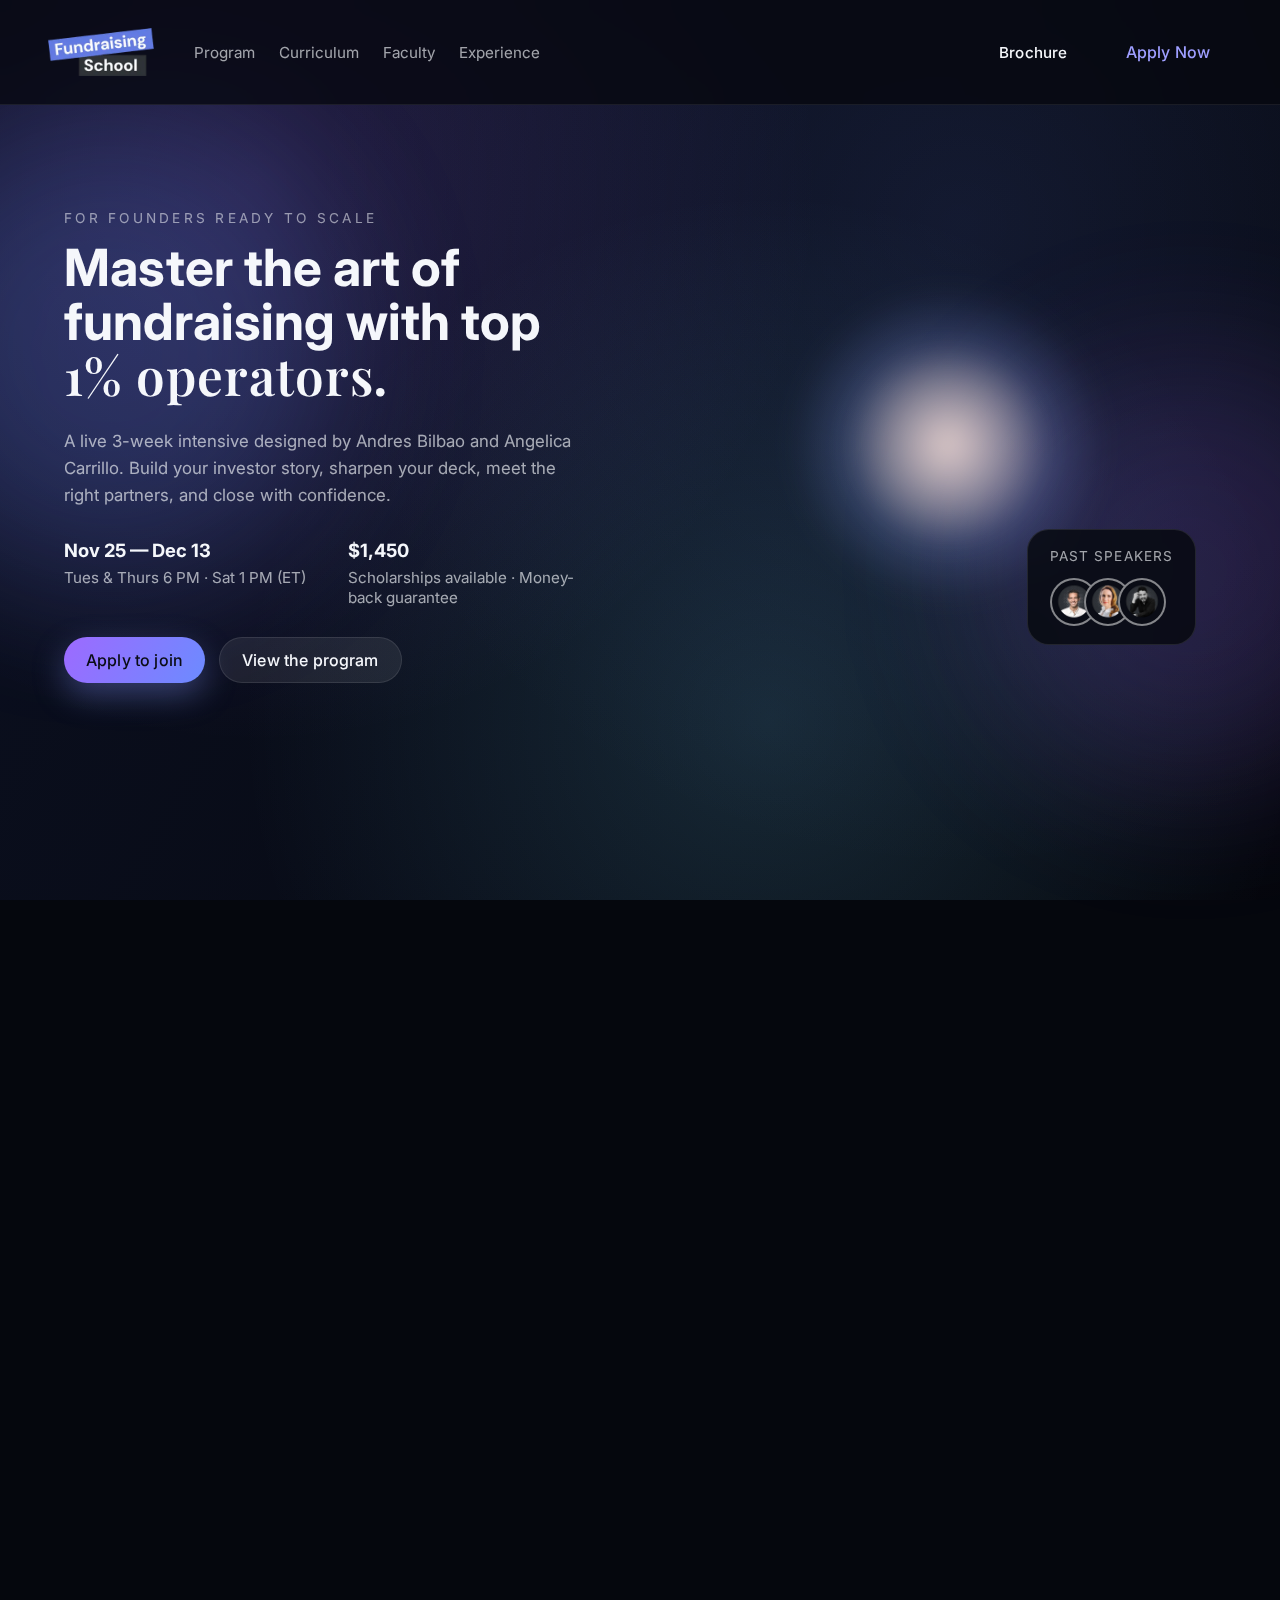
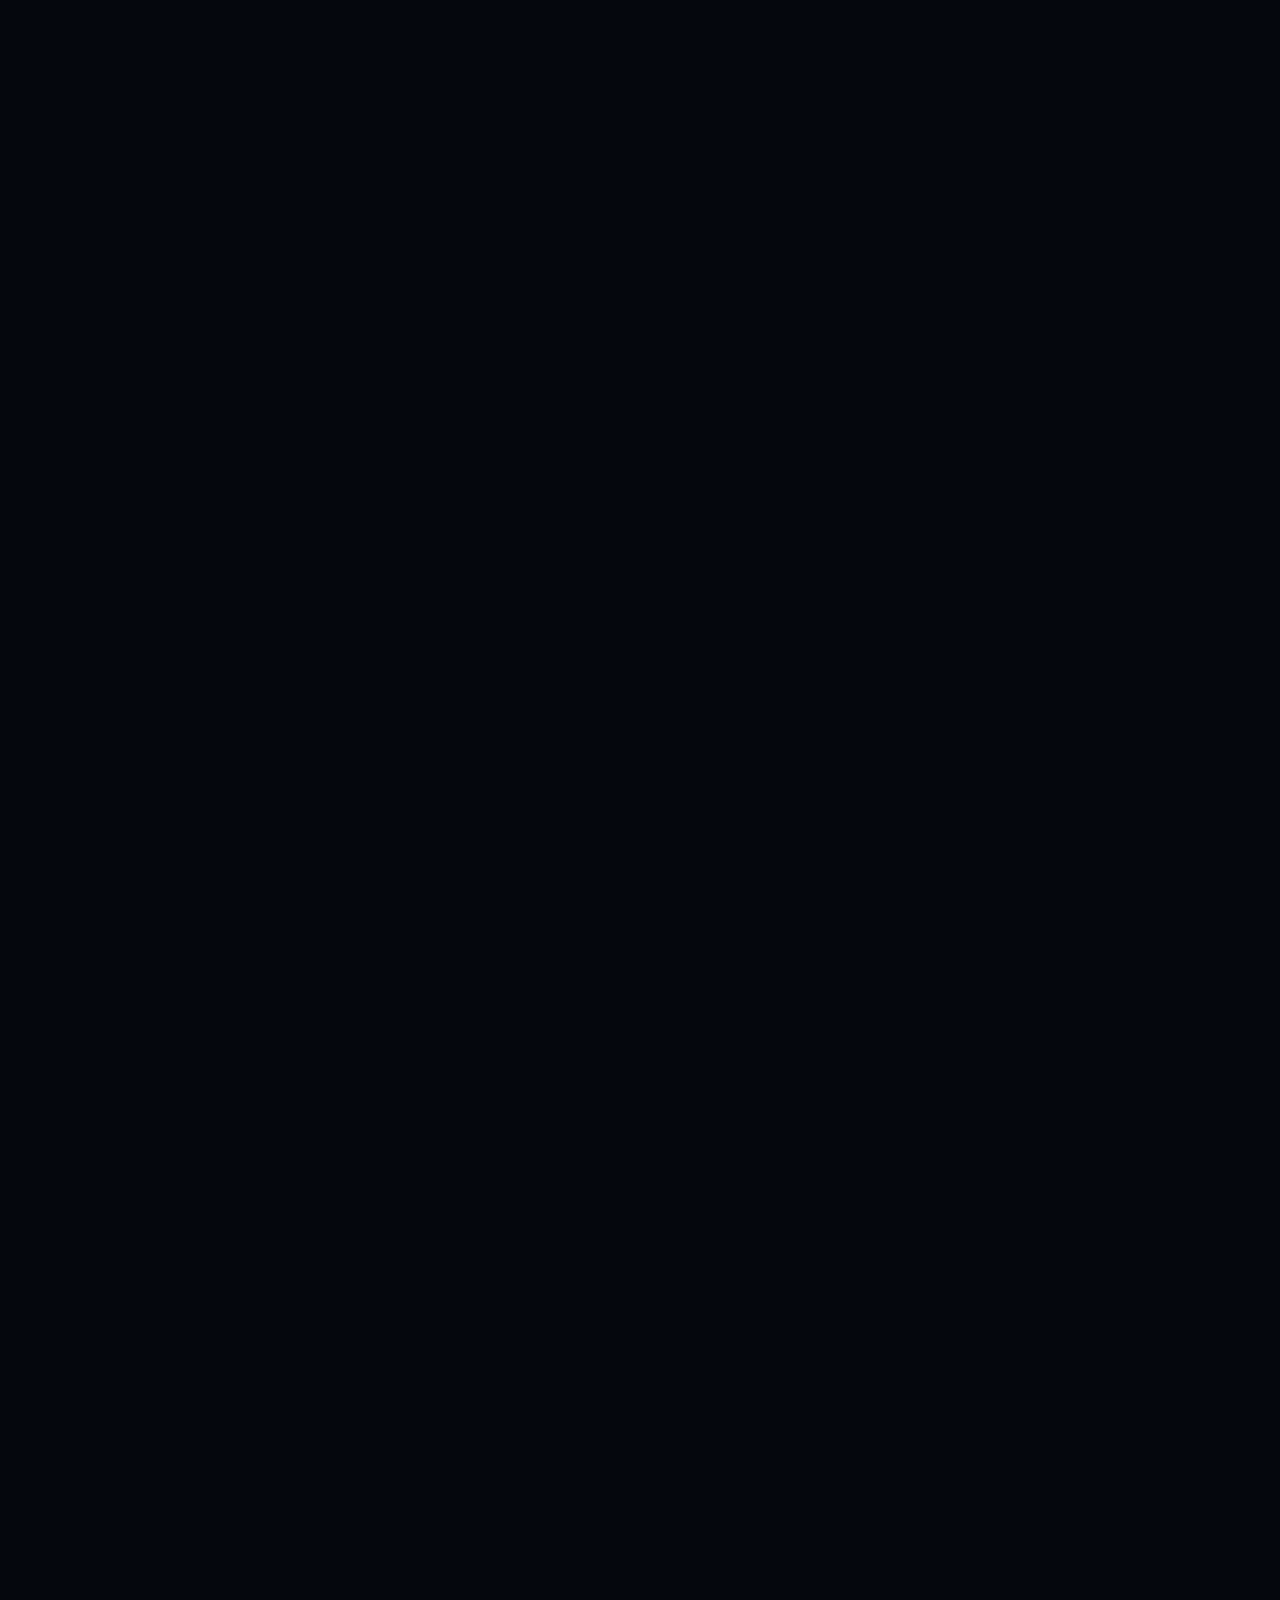
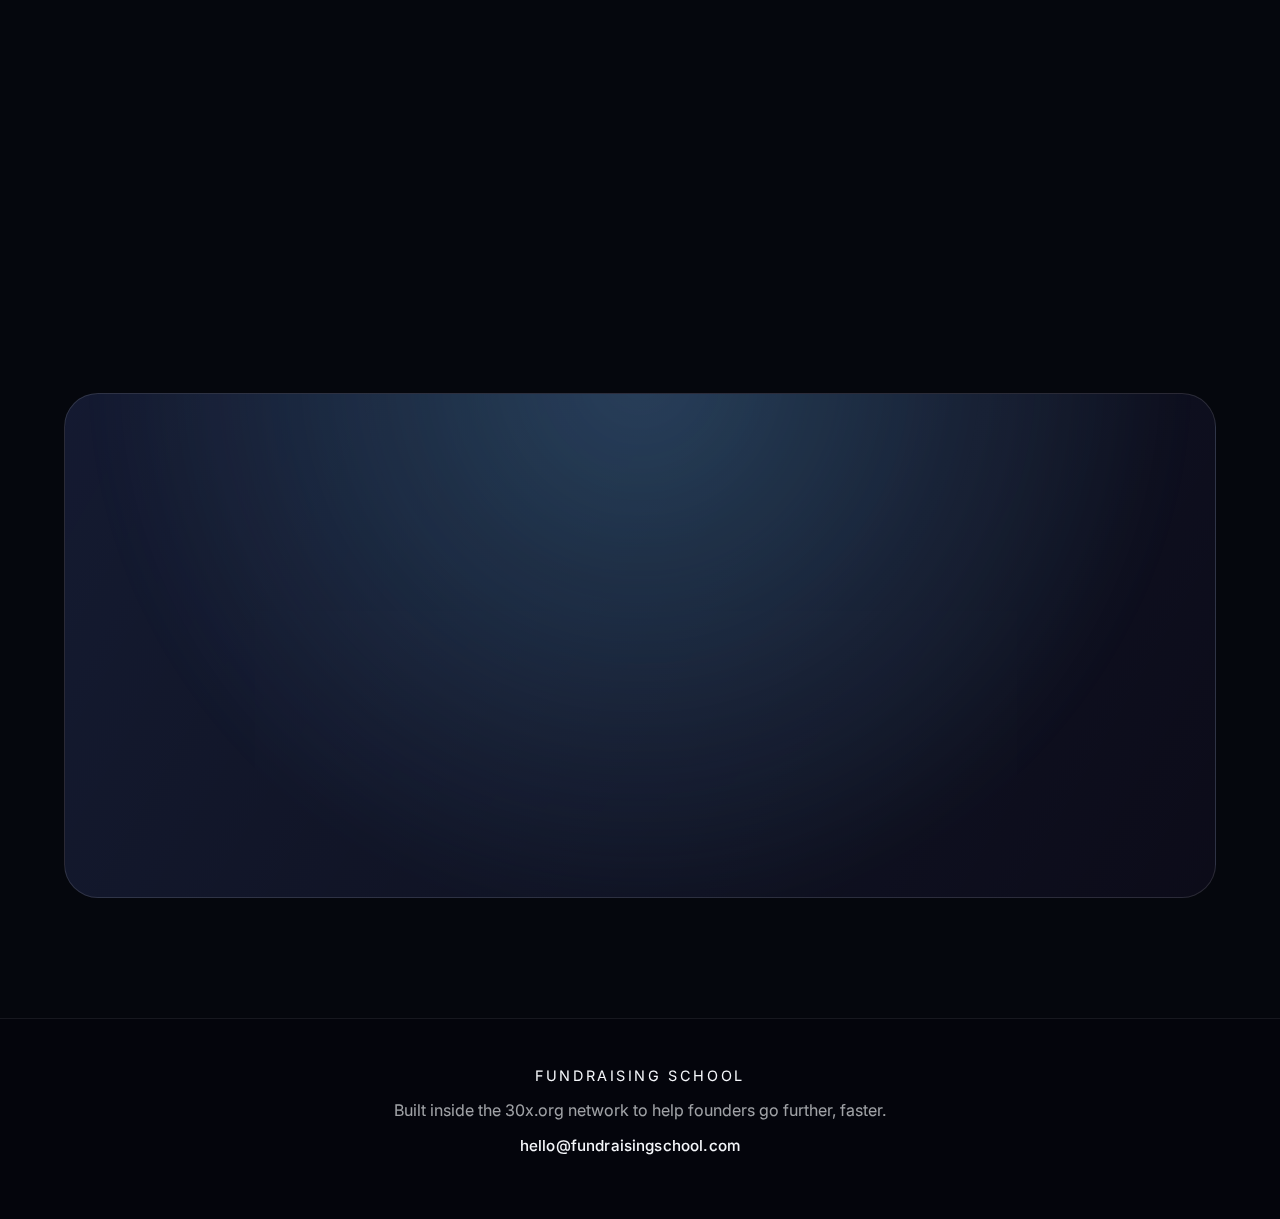
<file: proposal-01/index.html>
<!DOCTYPE html>
<html lang="en">
  <head>
    <meta charset="UTF-8" />
    <meta name="viewport" content="width=device-width, initial-scale=1.0" />
    <title>Fundraising School — Concept 01</title>
    <link rel="preconnect" href="https://fonts.googleapis.com" />
    <link rel="preconnect" href="https://fonts.gstatic.com" crossorigin />
    <link
      href="https://fonts.googleapis.com/css2?family=Inter:wght@400;500;600;700&family=Playfair+Display:wght@600&display=swap"
      rel="stylesheet"
    />
    <link rel="stylesheet" href="styles.css" />
  </head>
  <body>
    <div class="background-gradient" aria-hidden="true"></div>
    <div class="glow glow-1" aria-hidden="true"></div>
    <div class="glow glow-2" aria-hidden="true"></div>
    <header class="site-header">
      <a class="site-logo" href="#top" aria-label="Fundraising School home">
        <img src="../assets and copy/image.webp" alt="Fundraising School logo" />
      </a>
      <nav class="site-nav">
        <a href="#program">Program</a>
        <a href="#curriculum">Curriculum</a>
        <a href="#voices">Faculty</a>
        <a href="#experience">Experience</a>
      </nav>
      <div class="cta-group">
        <a class="link" href="#brochure">Brochure</a>
        <a class="btn" href="#apply">Apply Now</a>
      </div>
      <button class="nav-toggle" aria-label="Toggle navigation">
        <span></span>
        <span></span>
      </button>
    </header>

    <main>
      <section class="hero" id="top">
        <div class="hero__content" data-animate>
          <span class="eyebrow">For founders ready to scale</span>
          <h1>
            Master the art of fundraising with top <span>1% operators</span>.
          </h1>
          <p>
            A live 3-week intensive designed by Andres Bilbao and Angelica
            Carrillo. Build your investor story, sharpen your deck, meet the
            right partners, and close with confidence.
          </p>
          <div class="hero__meta">
            <div>
              <strong>Nov 25 — Dec 13</strong>
              <span>Tues &amp; Thurs 6 PM · Sat 1 PM (ET)</span>
            </div>
            <div>
              <strong>$1,450</strong>
              <span>Scholarships available · Money-back guarantee</span>
            </div>
          </div>
          <div class="hero__actions">
            <a class="btn btn-primary" href="#apply">Apply to join</a>
            <a class="btn btn-secondary" href="#curriculum"
              >View the program</a
            >
          </div>
        </div>
        <div class="hero__visual" aria-hidden="true">
          <div class="hero__orb orb-1"></div>
          <div class="hero__orb orb-2"></div>
          <div class="hero__badge" data-animate>
            <span>Past speakers</span>
            <div class="badge__stack">
              <img src="../assets and copy/David Velez.webp" alt="David Vélez" />
              <img src="../assets and copy/Christine.webp" alt="Christine" />
              <img src="../assets and copy/Freddy.webp" alt="Freddy Vega" />
            </div>
          </div>
        </div>
      </section>

      <section class="metrics" id="program">
        <div class="metric-card" data-animate>
          <span class="metric-label">Capital Raised by alumni</span>
          <strong>$1.2B+</strong>
          <p>Real fundraising results from YC-backed and bootstrapped founders.</p>
        </div>
        <div class="metric-card" data-animate>
          <span class="metric-label">Community</span>
          <strong>300+</strong>
          <p>Global founders collaborating across North America, LatAm, and Europe.</p>
        </div>
        <div class="metric-card" data-animate>
          <span class="metric-label">Faculty access</span>
          <strong>1:10</strong>
          <p>Small cohort accountability with operators who have done it before.</p>
        </div>
      </section>

      <section class="experience" id="experience">
        <div class="experience__content" data-animate>
          <h2>Immersive, high-touch learning for ambitious founders.</h2>
          <p>
            Every session is a working lab. You will leave with a validated deck,
            a refined investor pipeline, and scripts that spark conversations.
            Between live workshops, mentors and peers keep you accountable and
            push you toward your next round.
          </p>
          <ul class="experience__list">
            <li>Live pitch labs and investor Q&amp;A simulations.</li>
            <li>AI tooling to accelerate research, outreach, and follow-up.</li>
            <li>Private founder community with office hours from alumni.</li>
          </ul>
        </div>
        <div class="experience__wall" data-animate id="voices">
          <div class="wall__track">
            <article>
              <p>
                “The frameworks and scripts helped us close our seed in 6 weeks.
                The accountability was priceless.”
              </p>
              <span>Laura Gaviria Halaby · SoftBank</span>
            </article>
            <article>
              <p>
                “It’s the rare program built by operators for operators. Their
                network is now our network.”
              </p>
              <span>David Vélez · Nubank</span>
            </article>
            <article>
              <p>
                “We reworked our data room overnight and secured two term sheets
                the next month.”
              </p>
              <span>Carlo Perez · Founder, Kambio</span>
            </article>
          </div>
        </div>
      </section>

      <section class="curriculum" id="curriculum">
        <div class="curriculum__header" data-animate>
          <span class="eyebrow">Curriculum</span>
          <h2>The full journey from outreach to closing the wire.</h2>
          <p>
            Eight live modules designed around real investor expectations, taught
            by people who have successfully raised at the highest level.
          </p>
        </div>
        <div class="curriculum__grid">
          <article class="module-card" data-animate>
            <span>Module 01</span>
            <h3>YC Readiness &amp; Narrative</h3>
            <p>Write a winning application and tighten the story investors will remember.</p>
          </article>
          <article class="module-card" data-animate>
            <span>Module 02</span>
            <h3>Investor-Market Fit</h3>
            <p>Map your pipeline, qualify leads, and decide if venture is right for you.</p>
          </article>
          <article class="module-card" data-animate>
            <span>Module 03</span>
            <h3>Fund Mechanics</h3>
            <p>Understand how funds operate so you can negotiate on equal footing.</p>
          </article>
          <article class="module-card" data-animate>
            <span>Module 04</span>
            <h3>Decks that Convert</h3>
            <p>Craft decks for cold outreach, warm intros, and partner meetings.</p>
          </article>
          <article class="module-card" data-animate>
            <span>Module 05</span>
            <h3>AI for Fundraising</h3>
            <p>Automate research, outreach, and follow-up without losing authenticity.</p>
          </article>
          <article class="module-card" data-animate>
            <span>Module 06</span>
            <h3>Cap Table Mastery</h3>
            <p>Avoid dilution traps with clear SAFE, equity, and option pool strategies.</p>
          </article>
          <article class="module-card" data-animate>
            <span>Module 07</span>
            <h3>Due Diligence &amp; Closing</h3>
            <p>Build the data room, run reverse DD, and create credible urgency.</p>
          </article>
          <article class="module-card" data-animate>
            <span>Module 08</span>
            <h3>Pitch Lab &amp; Demo Day</h3>
            <p>Live pitch lab with direct feedback from seasoned founders and VCs.</p>
          </article>
        </div>
      </section>

      <section class="gallery" aria-label="Featured speakers">
        <div class="gallery__marquee" data-animate>
          <div class="marquee__track">
            <img src="../assets and copy/Anderson.webp" alt="Anderson" />
            <img src="../assets and copy/Simon Borrero.webp" alt="Simon Borrero" />
            <img src="../assets and copy/Marcelo Claure.webp" alt="Marcelo Claure" />
            <img src="../assets and copy/Mercedes.webp" alt="Mercedes" />
            <img src="../assets and copy/Paulo Passoni.webp" alt="Paulo Passoni" />
            <img src="../assets and copy/Christian Van Der Henst.webp" alt="Christian Van Der Henst" />
          </div>
          <div class="marquee__track" aria-hidden="true">
            <img src="../assets and copy/Anderson.webp" alt="" />
            <img src="../assets and copy/Simon Borrero.webp" alt="" />
            <img src="../assets and copy/Marcelo Claure.webp" alt="" />
            <img src="../assets and copy/Mercedes.webp" alt="" />
            <img src="../assets and copy/Paulo Passoni.webp" alt="" />
            <img src="../assets and copy/Christian Van Der Henst.webp" alt="" />
          </div>
        </div>
      </section>

      <section class="schedule" id="brochure">
        <div class="schedule__card" data-animate>
          <h2>A rhythm designed around founders’ lives.</h2>
          <ul>
            <li><strong>Tuesdays · Live workshop</strong> — Deep dives with operators.</li>
            <li><strong>Thursdays · Pitch labs</strong> — Rehearse investor conversations.</li>
            <li><strong>Saturdays · Studio sessions</strong> — Build assets with mentors.</li>
          </ul>
          <p>
            Access on-demand replays, curated templates, and curated introductions to vetted service partners.
          </p>
          <a class="link" href="#apply">Get the detailed agenda</a>
        </div>
        <div class="schedule__card" data-animate>
          <h3>Included with your tuition</h3>
          <ul>
            <li>Lifetime membership to the Fundraising School community.</li>
            <li>Alumni-only investor database updates every quarter.</li>
            <li>1:1 office hour with Andres or Angelica post-program.</li>
            <li>Bonus: AI fundraising toolkit updates for 12 months.</li>
          </ul>
        </div>
      </section>

      <section class="cta" id="apply">
        <div class="cta__content" data-animate>
          <span class="eyebrow">Next cohort begins Nov 25</span>
          <h2>Reserve your seat today.</h2>
          <p>
            We review applications weekly to maintain a balanced cohort. Share your deck or memo when you apply — we’ll give early feedback either way.
          </p>
          <div class="cta__actions">
            <a class="btn btn-primary" href="#">Start your application</a>
            <a class="btn btn-tertiary" href="https://youtube.com/@FundraisingSchool-SeriesA" target="_blank" rel="noreferrer"
              >Watch free sessions</a
            >
          </div>
          <p class="fine-print">
            Need support? Scholarships cover up to 50% of tuition for underrepresented founders.
          </p>
        </div>
      </section>
    </main>

    <footer class="site-footer">
      <div class="logo">Fundraising School</div>
      <p>Built inside the 30x.org network to help founders go further, faster.</p>
      <a class="link" href="mailto:hello@fundraisingschool.com">hello@fundraisingschool.com</a>
    </footer>

    <script src="script.js"></script>
  </body>
</html>
</file>
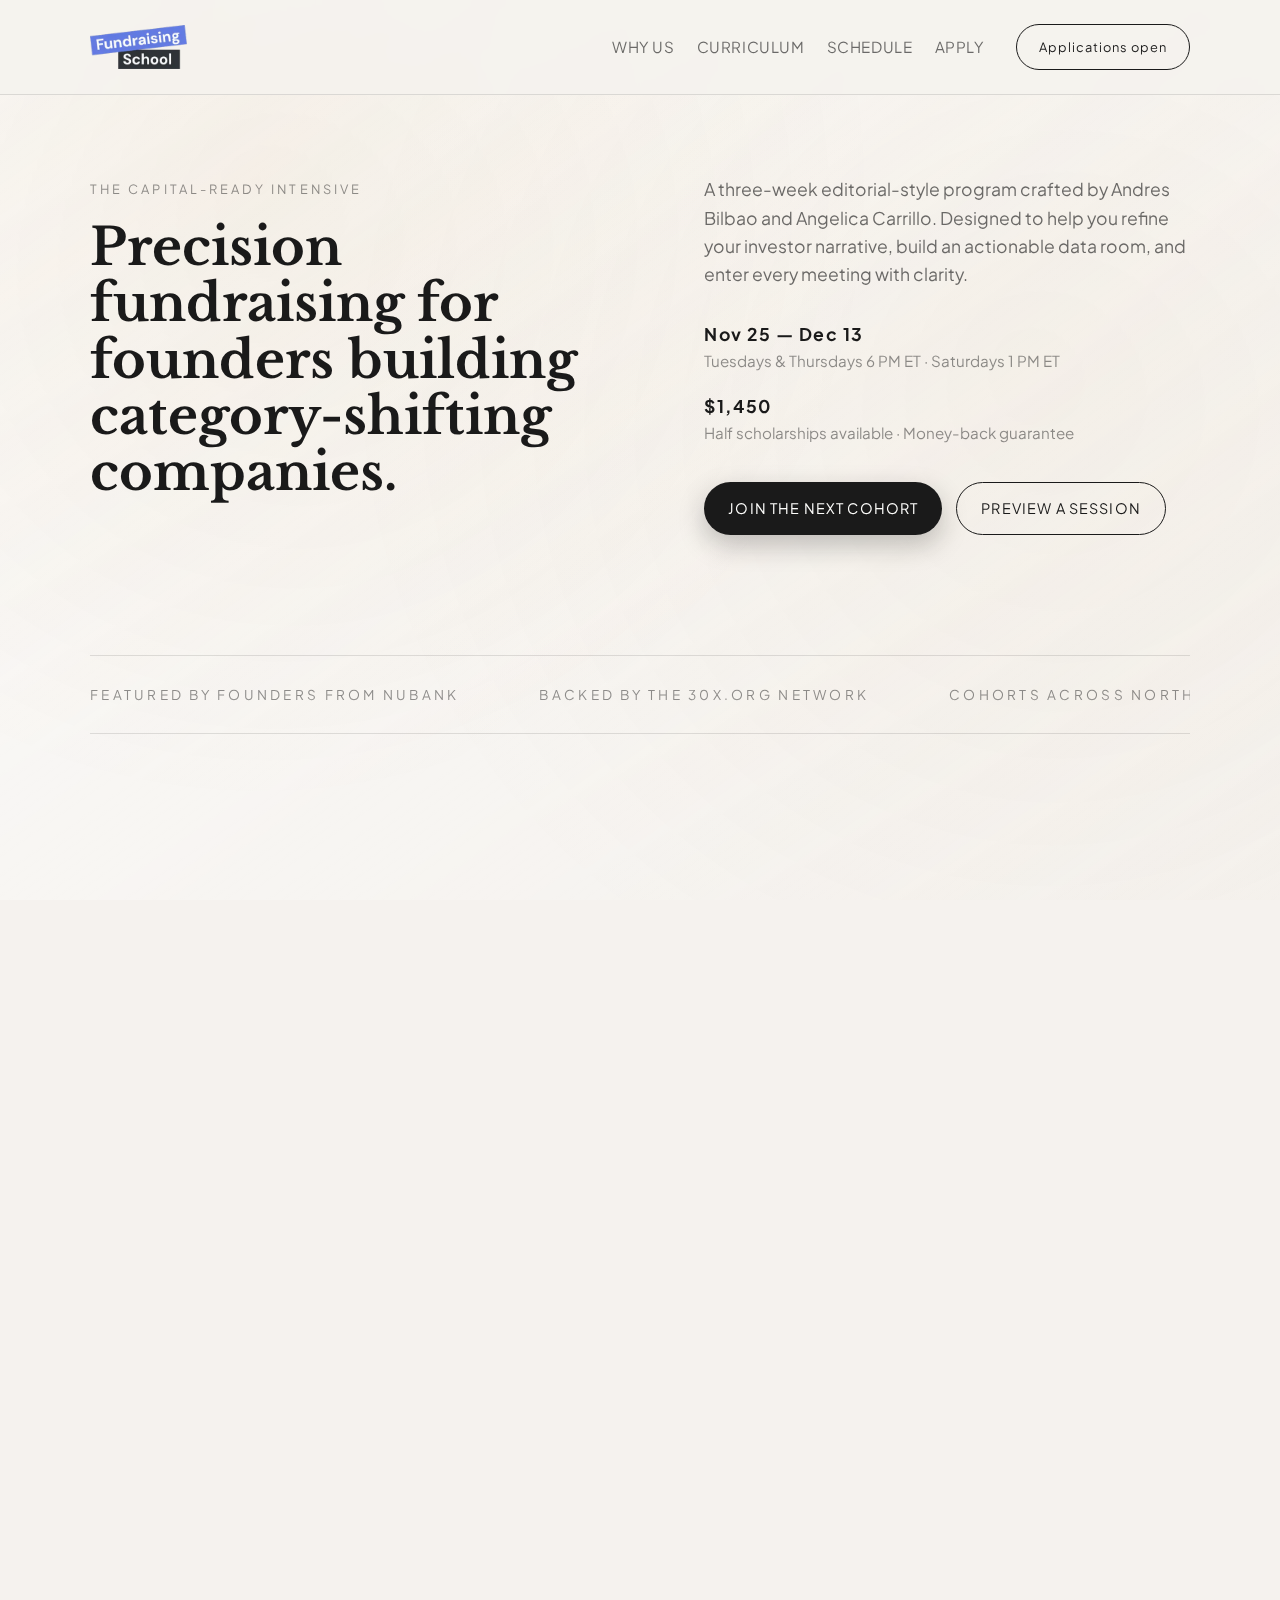
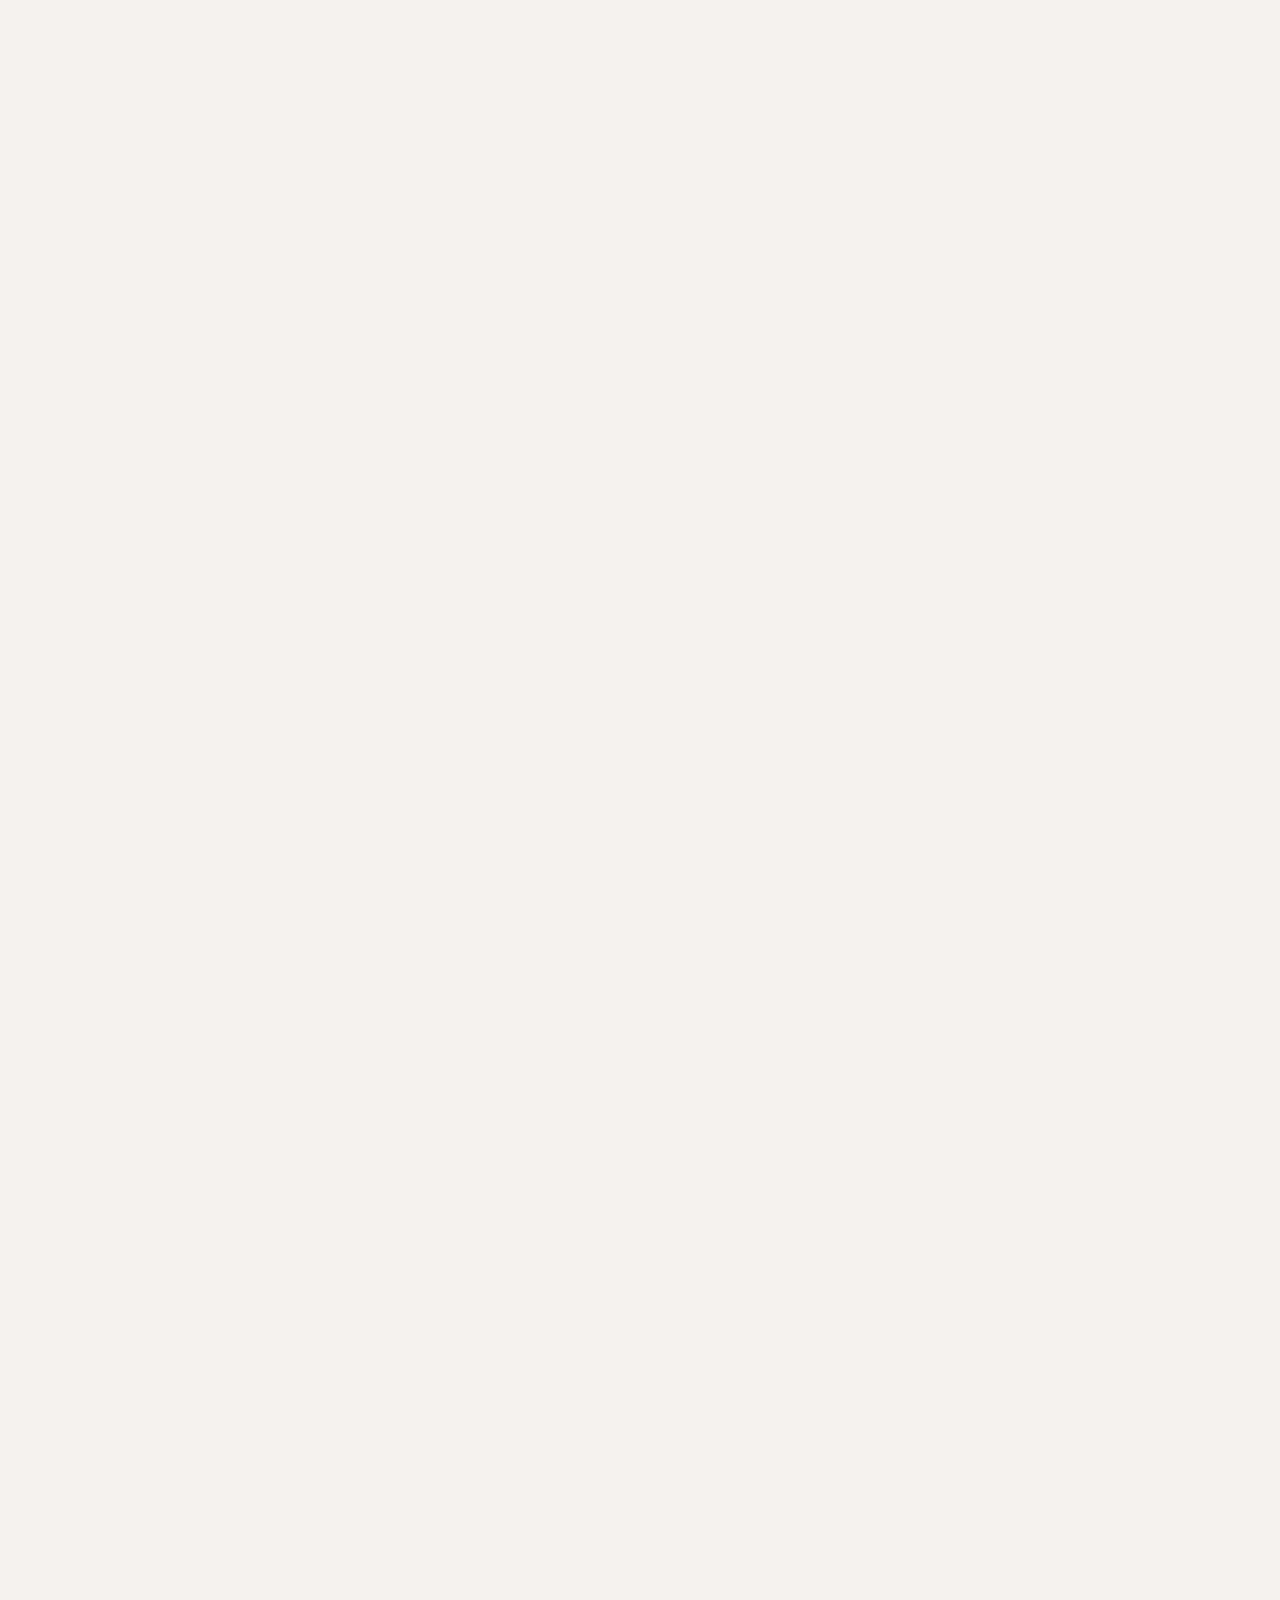
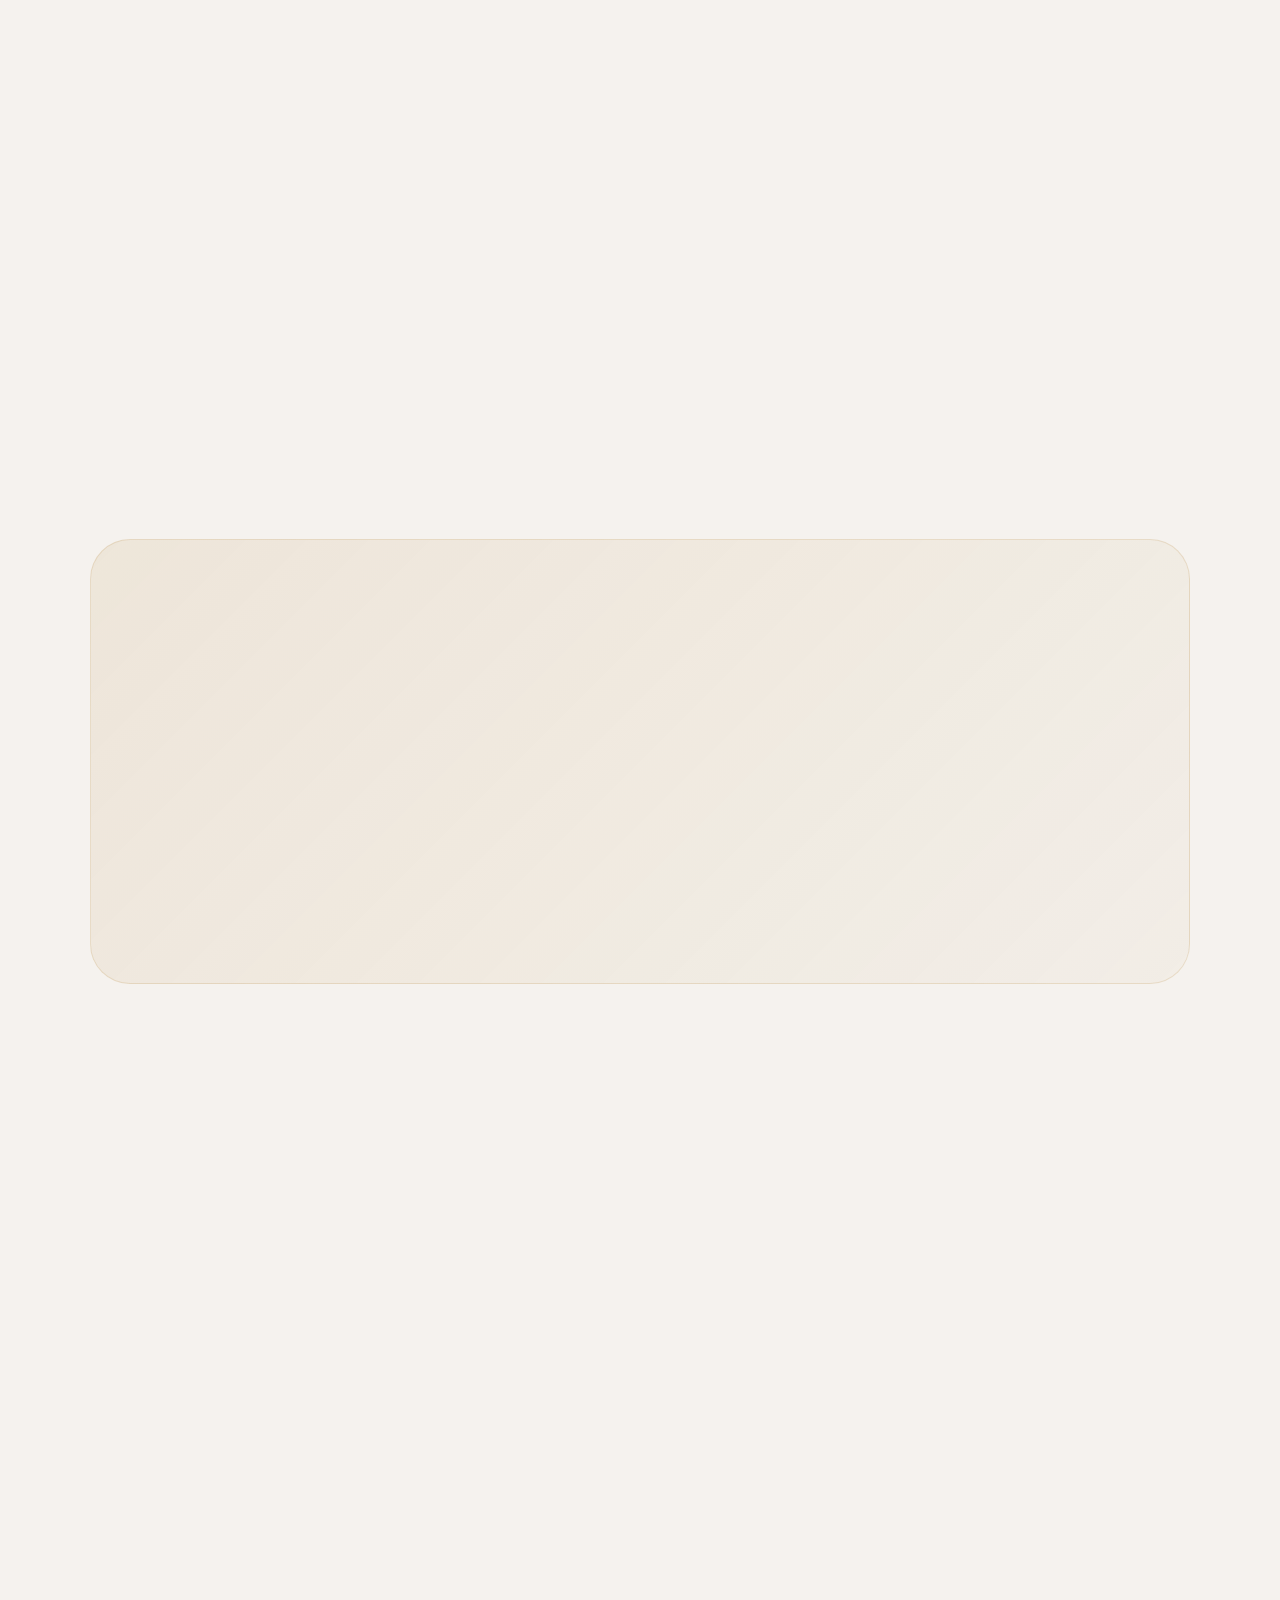
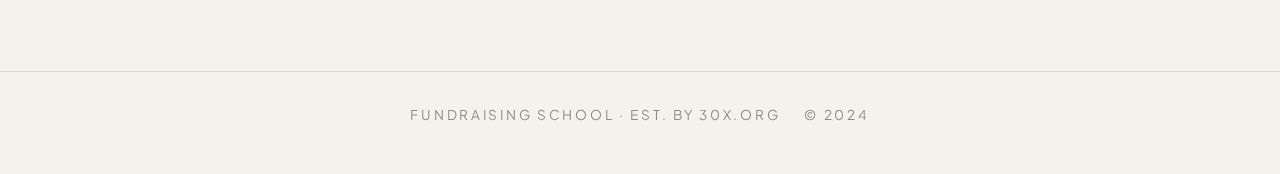
<file: proposal-02/index.html>
<!DOCTYPE html>
<html lang="en">
  <head>
    <meta charset="UTF-8" />
    <meta name="viewport" content="width=device-width, initial-scale=1.0" />
    <title>Fundraising School — Concept 02</title>
    <link rel="preconnect" href="https://fonts.googleapis.com" />
    <link rel="preconnect" href="https://fonts.gstatic.com" crossorigin />
    <link
      href="https://fonts.googleapis.com/css2?family=Libre+Baskerville:wght@400;700&family=Plus+Jakarta+Sans:wght@400;500;600;700&display=swap"
      rel="stylesheet"
    />
    <link rel="stylesheet" href="styles.css" />
  </head>
  <body>
    <div class="texture" aria-hidden="true"></div>
    <header class="header">
      <div class="header__inner">
        <a class="brand" href="#top" aria-label="Fundraising School home">
          <img src="../assets and copy/image.webp" alt="Fundraising School logo" />
        </a>
        <nav class="nav">
          <a href="#about">Why us</a>
          <a href="#curriculum">Curriculum</a>
          <a href="#sessions">Schedule</a>
          <a href="#apply">Apply</a>
        </nav>
        <a class="cta" href="#apply">Applications open</a>
        <button class="menu" aria-label="Toggle menu">
          <span></span>
          <span></span>
        </button>
      </div>
    </header>

    <main>
      <section class="hero" id="top">
        <div class="hero__lead" data-animate>
          <span class="tagline">The capital-ready intensive</span>
          <h1>
            Precision fundraising for founders building category-shifting
            companies.
          </h1>
        </div>
        <div class="hero__aside" data-animate>
          <p>
            A three-week editorial-style program crafted by Andres Bilbao and
            Angelica Carrillo. Designed to help you refine your investor
            narrative, build an actionable data room, and enter every meeting
            with clarity.
          </p>
          <div class="details">
            <div>
              <strong>Nov 25 — Dec 13</strong>
              <span>Tuesdays &amp; Thursdays 6 PM ET · Saturdays 1 PM ET</span>
            </div>
            <div>
              <strong>$1,450</strong>
              <span>Half scholarships available · Money-back guarantee</span>
            </div>
          </div>
          <div class="actions">
            <a class="btn btn--dark" href="#apply">Join the next cohort</a>
            <a class="btn btn--light" href="https://youtube.com/@FundraisingSchool-SeriesA" target="_blank" rel="noreferrer"
              >Preview a session</a
            >
          </div>
        </div>
      </section>

      <section class="press">
        <div class="press__track" data-animate>
          <span>Featured by founders from Nubank</span>
          <span>Backed by the 30x.org network</span>
          <span>Cohorts across North America, LatAm &amp; Europe</span>
          <span>Trusted by YC alumni and first-time founders alike</span>
        </div>
      </section>

      <section class="about" id="about">
        <div class="about__intro" data-animate>
          <h2>
            Build an investor narrative that feels inevitable, not hopeful.
          </h2>
          <p>
            We combine curated live sessions with surgical working sprints.
            Expect candid conversations about what it takes to raise today, plus
            access to the people who are wiring capital right now.
          </p>
        </div>
        <div class="about__grid">
          <article data-animate>
            <h3>Operator-led</h3>
            <p>
              Every session is taught by founders and investors who have closed
              rounds from pre-seed to Series B. We keep the community intimate so
              you get direct attention.
            </p>
          </article>
          <article data-animate>
            <h3>Editorial rigor</h3>
            <p>
              We treat your memo, deck, and data room like an editorial package.
              By the final week you leave with publish-ready assets and a vetted
              investor pipeline.
            </p>
          </article>
          <article data-animate>
            <h3>Compounding network</h3>
            <p>
              Join an alumni roster that includes operators from Rappi, SoftBank,
              and Kaszek. Warm introductions and support continue long past demo
              day.
            </p>
          </article>
        </div>
      </section>

      <section class="founders">
        <div class="founders__collage" data-animate>
          <img src="../assets and copy/Laura.webp" alt="Laura" />
          <img src="../assets and copy/Karla.webp" alt="Karla" />
          <img src="../assets and copy/Ronen.webp" alt="Ronen" />
          <img src="../assets and copy/Adrian.webp" alt="Adrian" />
        </div>
        <div class="founders__quote" data-animate>
          <p>
            “Fundraising School rebuilt how we talk about our company. Investors
            now understand the inevitability of our vision — and that changed
            everything.”
          </p>
          <span>Sarah Al Saleh · Founder, Revera</span>
        </div>
      </section>

      <section class="curriculum" id="curriculum">
        <header data-animate>
          <span class="tagline">Curriculum</span>
          <h2>Eight editorial chapters to script, design, and close your round.</h2>
        </header>
        <div class="chapters">
          <article data-animate>
            <strong>I.</strong>
            <h3>Foundation</h3>
            <p>Define your investor thesis, traction signals, and clarity of ask.</p>
          </article>
          <article data-animate>
            <strong>II.</strong>
            <h3>Investor Market Fit</h3>
            <p>Research, segment, and prioritize an investor list that fits your reality.</p>
          </article>
          <article data-animate>
            <strong>III.</strong>
            <h3>Narrative Architecture</h3>
            <p>Craft the storyline and emotional arc that makes your pitch stick.</p>
          </article>
          <article data-animate>
            <strong>IV.</strong>
            <h3>Deck Systems</h3>
            <p>Produce modular decks for intro emails, partner meetings, and follow-ups.</p>
          </article>
          <article data-animate>
            <strong>V.</strong>
            <h3>AI Tooling</h3>
            <p>Deploy AI agents to accelerate research, personalization, and outreach.</p>
          </article>
          <article data-animate>
            <strong>VI.</strong>
            <h3>Capital Mechanics</h3>
            <p>Master valuation, dilution, SAFEs vs. priced rounds, and negotiation.</p>
          </article>
          <article data-animate>
            <strong>VII.</strong>
            <h3>Data Room</h3>
            <p>Design a diligence-ready data room that builds confidence and trust.</p>
          </article>
          <article data-animate>
            <strong>VIII.</strong>
            <h3>Pitch Lab</h3>
            <p>Iterate live with feedback from top 1% founders and invited investors.</p>
          </article>
        </div>
      </section>

      <section class="sessions" id="sessions">
        <div class="sessions__sticky">
          <div class="sessions__card" data-animate>
            <span class="tagline">Weekly cadence</span>
            <h2>Designed for builder schedules.</h2>
            <ul>
              <li>
                <strong>Tuesday Editorial Rooms</strong>
                <span>Structure your narrative with Andres and Angelica.</span>
              </li>
              <li>
                <strong>Thursday Pitch Studios</strong>
                <span>Iterate live with founders who closed their rounds.</span>
              </li>
              <li>
                <strong>Saturday Work Sessions</strong>
                <span>Ship assets with mentors and receive targeted feedback.</span>
              </li>
            </ul>
          </div>
        </div>
        <div class="sessions__list">
          <article data-animate>
            <h3>Live memos</h3>
            <p>Real-time editing of your memo with editorial directors.</p>
          </article>
          <article data-animate>
            <h3>Deal room</h3>
            <p>Build a diligence checklist and data room blueprint.</p>
          </article>
          <article data-animate>
            <h3>Investor panels</h3>
            <p>Operators from SoftBank, Kaszek, and Uphonest on what wins their yes.</p>
          </article>
          <article data-animate>
            <h3>AI atelier</h3>
            <p>Workshop outreach flows with Fundraising School's AI toolkit.</p>
          </article>
        </div>
      </section>

      <section class="guarantee">
        <div class="guarantee__content" data-animate>
          <h2>A founder-first guarantee.</h2>
          <p>
            If you complete the program and can’t put the frameworks to use, we
            refund you. Every dollar funds the AI products we’re building to
            level the playing field for founders globally.
          </p>
          <div class="guarantee__grid">
            <div>
              <strong>50%</strong>
              <span>Scholarships earmarked for underrepresented founders.</span>
            </div>
            <div>
              <strong>1:1</strong>
              <span>
                Post-program advisory session with Andres or Angelica included.
              </span>
            </div>
            <div>
              <strong>Lifetime</strong>
              <span>Access to alumni-only investor updates and community.</span>
            </div>
          </div>
        </div>
      </section>

      <section class="apply" id="apply">
        <div class="apply__card" data-animate>
          <span class="tagline">Applications reviewed weekly</span>
          <h2>Your next round starts with one conversation.</h2>
          <p>
            Share your deck or memo for early feedback. If it’s not the right
            fit, we’ll still send guidance and intros where possible.
          </p>
          <div class="apply__actions">
            <a class="btn btn--dark" href="#">Start application</a>
            <a class="btn btn--outline" href="mailto:hello@fundraisingschool.com">Ask a question</a>
          </div>
        </div>
      </section>
    </main>

    <footer class="footer">
      <div>Fundraising School · Est. by 30x.org</div>
      <span>© 2024</span>
    </footer>

    <script src="script.js"></script>
  </body>
</html>
</file>
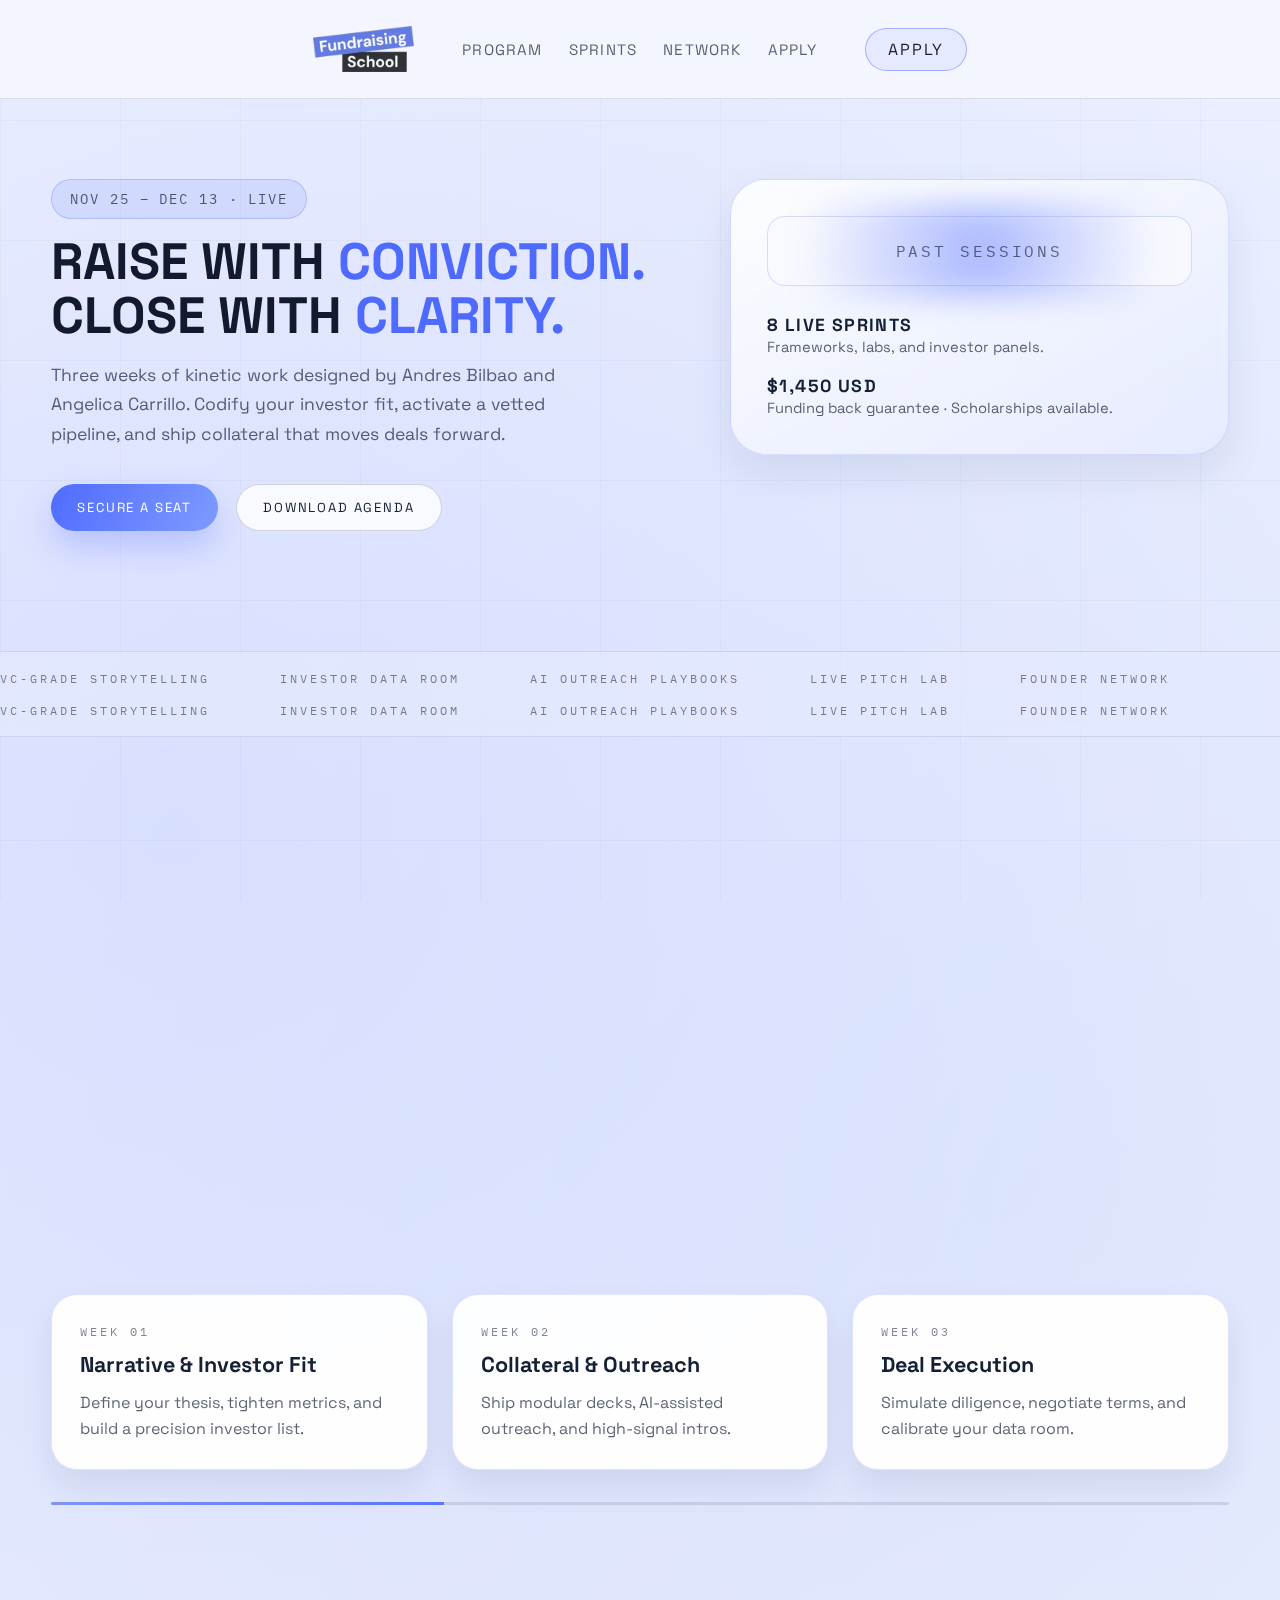
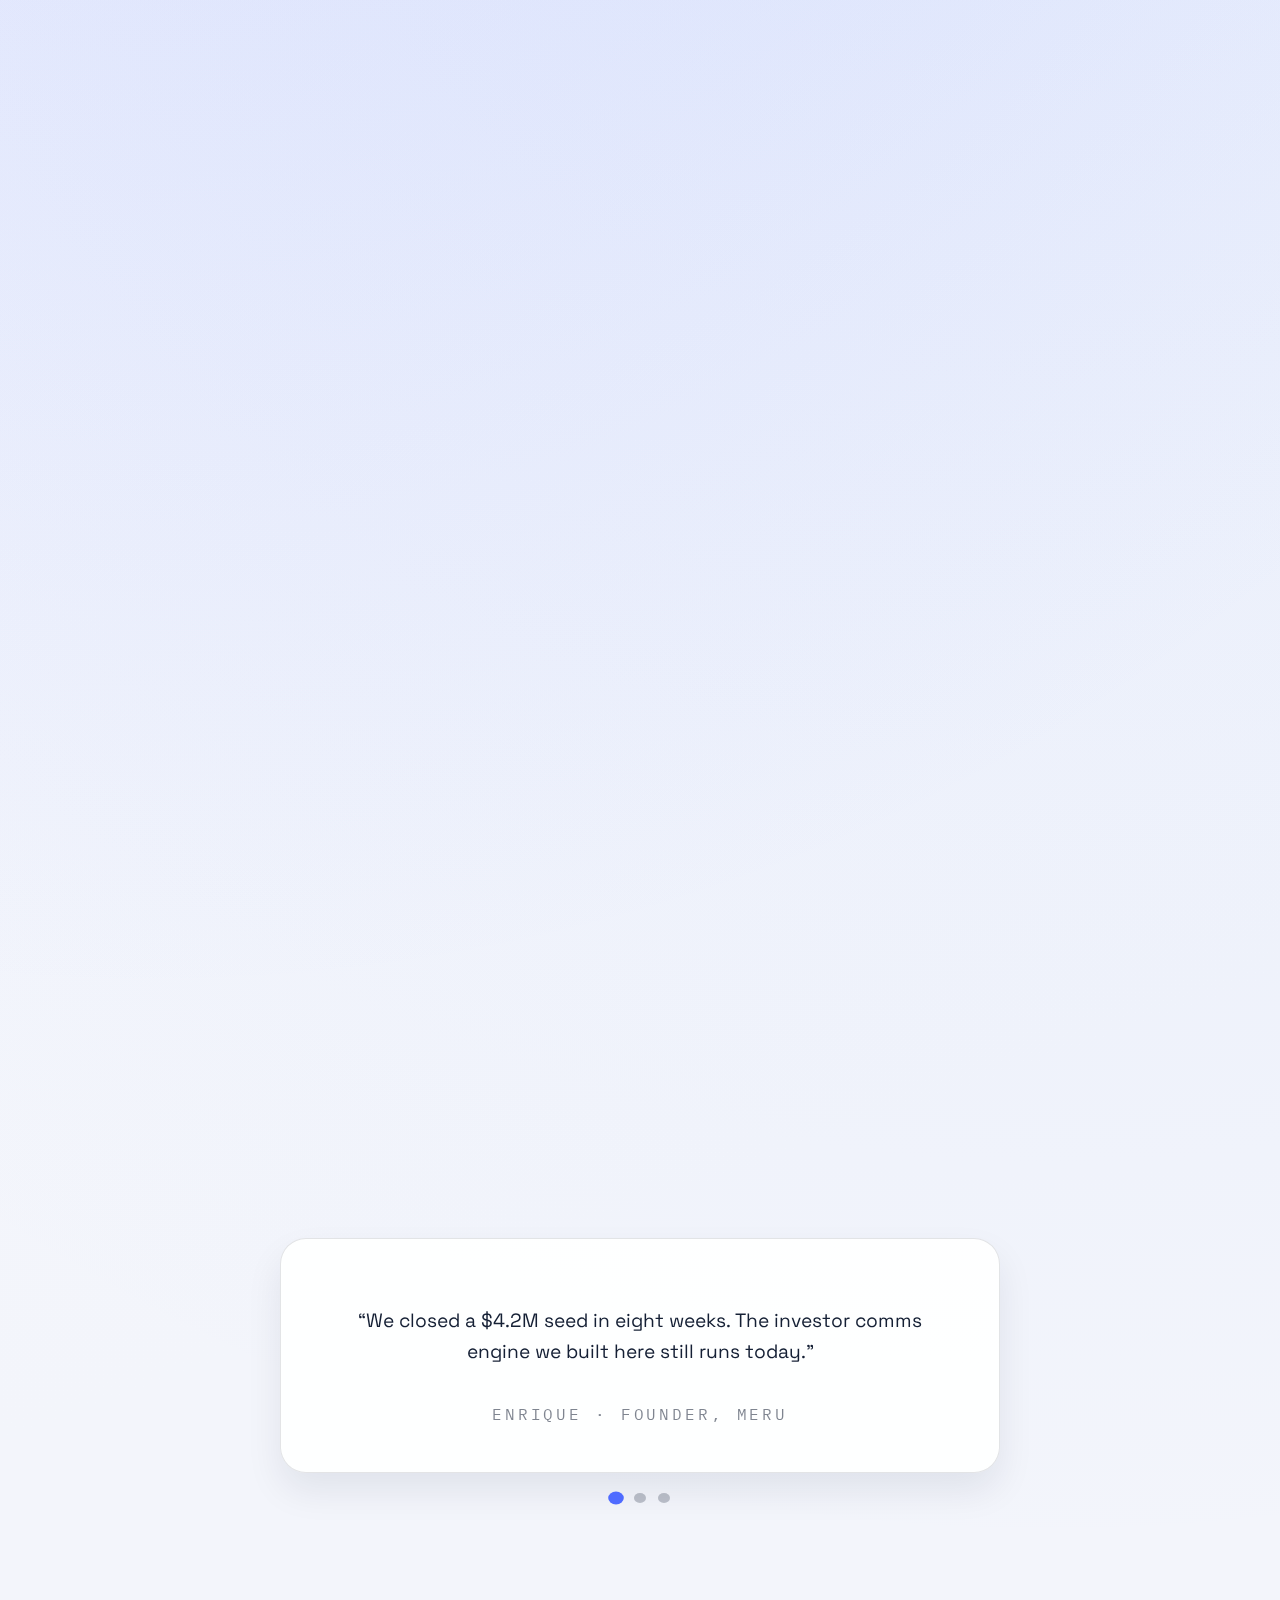
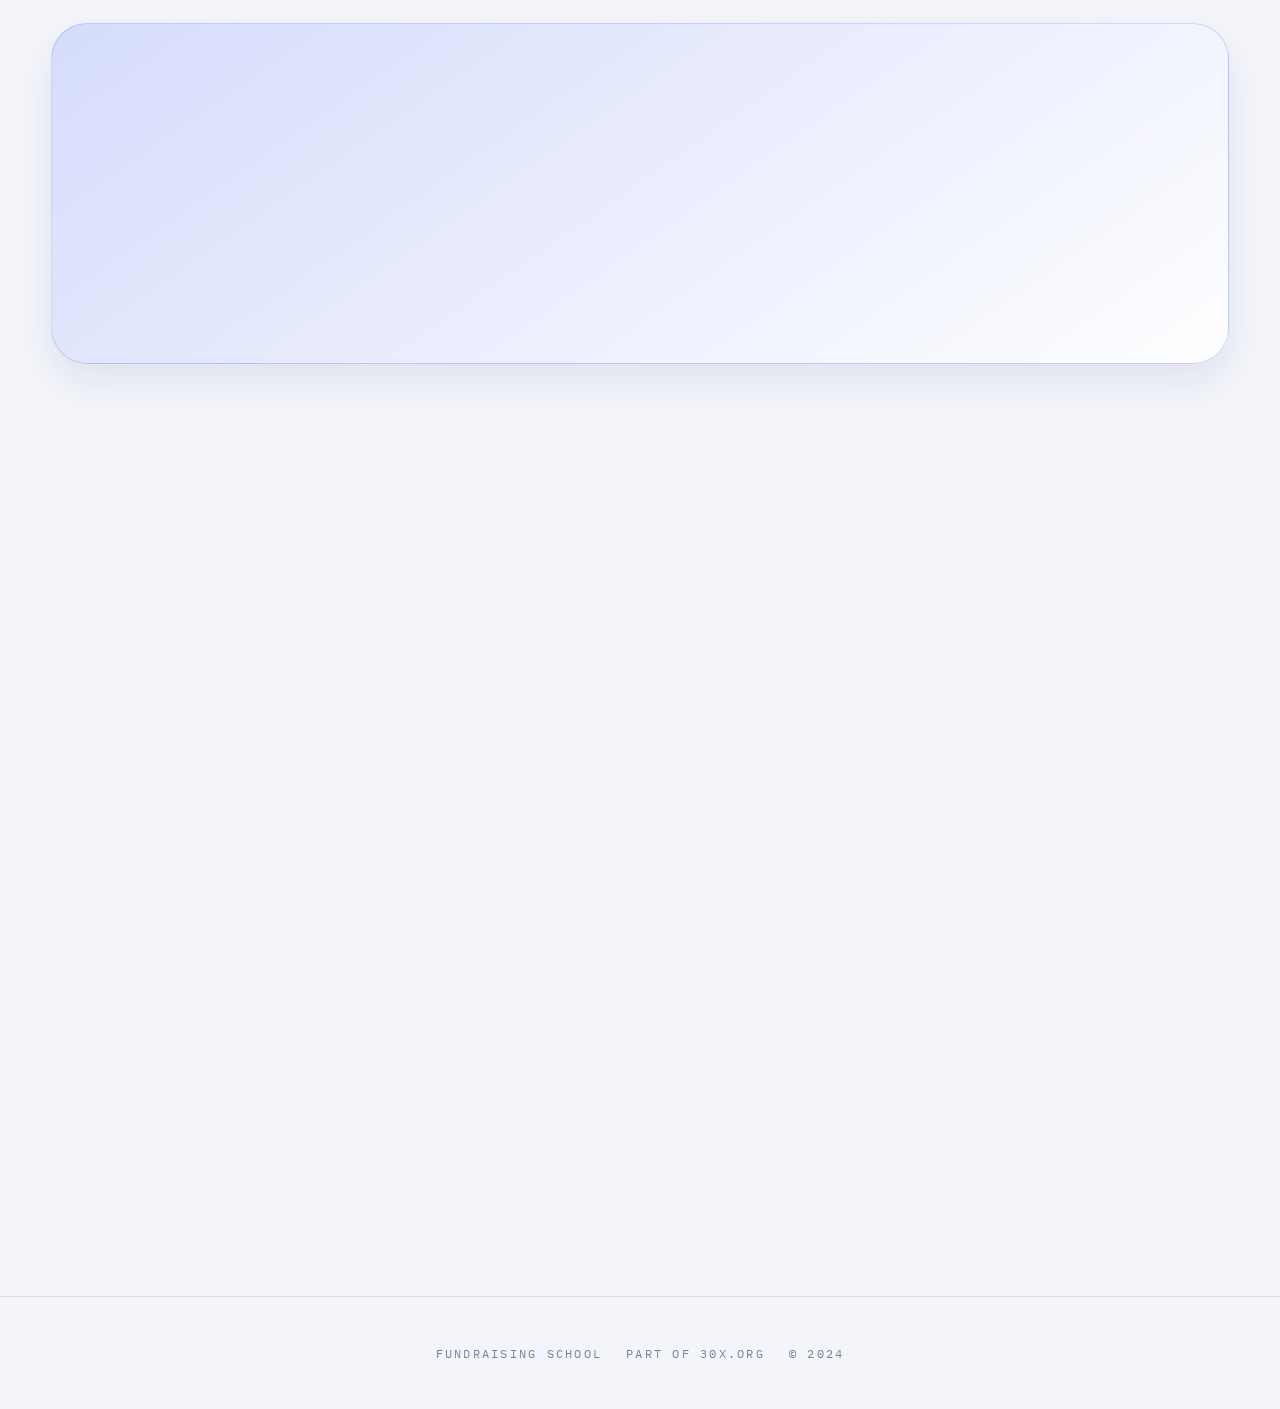
<file: proposal-03/index.html>
<!DOCTYPE html>
<html lang="en">
  <head>
    <meta charset="UTF-8" />
    <meta name="viewport" content="width=device-width, initial-scale=1.0" />
    <title>Fundraising School — Concept 03</title>
    <link rel="preconnect" href="https://fonts.googleapis.com" />
    <link rel="preconnect" href="https://fonts.gstatic.com" crossorigin />
    <link
      href="https://fonts.googleapis.com/css2?family=Space+Grotesk:wght@400;500;600;700&family=IBM+Plex+Mono:wght@400;600&display=swap"
      rel="stylesheet"
    />
    <link rel="stylesheet" href="styles.css" />
  </head>
  <body>
    <div class="grid-overlay" aria-hidden="true"></div>
    <header class="nav">
      <a class="nav__logo" href="#program" aria-label="Fundraising School home">
        <img src="../assets and copy/image.webp" alt="Fundraising School logo" />
      </a>
      <nav class="nav__links">
        <a href="#program">Program</a>
        <a href="#curriculum">Sprints</a>
        <a href="#network">Network</a>
        <a href="#apply">Apply</a>
      </nav>
      <a class="nav__cta" href="#apply">Apply</a>
      <button class="nav__toggle" aria-label="Toggle navigation">
        <span></span>
        <span></span>
      </button>
    </header>

    <main>
      <section class="hero" id="program">
        <div class="hero__headline" data-animate>
          <div class="hero__stamp">Nov 25 – Dec 13 · Live</div>
          <h1>
            Raise with <span>conviction.</span> Close with <span>clarity.</span>
          </h1>
          <p>
            Three weeks of kinetic work designed by Andres Bilbao and Angelica
            Carrillo. Codify your investor fit, activate a vetted pipeline, and
            ship collateral that moves deals forward.
          </p>
          <div class="hero__cta">
            <a class="btn btn--primary" href="#apply">Secure a seat</a>
            <a class="btn btn--ghost" href="#agenda">Download agenda</a>
          </div>
        </div>
        <div class="hero__panel" data-animate>
          <div class="panel__visual">
            <div class="pulse"></div>
            <span>Past Sessions</span>
          </div>
          <div class="panel__meta">
            <div>
              <strong>8 live sprints</strong>
              <span>Frameworks, labs, and investor panels.</span>
            </div>
            <div>
              <strong>$1,450 USD</strong>
              <span>Funding back guarantee · Scholarships available.</span>
            </div>
          </div>
        </div>
      </section>

      <section class="ticker" aria-label="Program highlights">
        <div class="ticker__track">
          <span>VC-grade storytelling</span>
          <span>Investor data room</span>
          <span>AI outreach playbooks</span>
          <span>Live pitch lab</span>
          <span>Founder network</span>
        </div>
        <div class="ticker__track" aria-hidden="true">
          <span>VC-grade storytelling</span>
          <span>Investor data room</span>
          <span>AI outreach playbooks</span>
          <span>Live pitch lab</span>
          <span>Founder network</span>
        </div>
      </section>

      <section class="pillars">
        <article data-animate>
          <h2>Velocity</h2>
          <p>
            Compress months of wandering into focused sprints. We ship assets,
            cadences, and investor scripts in real time with you.
          </p>
        </article>
        <article data-animate>
          <h2>Precision</h2>
          <p>
            Build a pipeline that matches your stage, sector, and ambition. No
            more spray and pray intros.
          </p>
        </article>
        <article data-animate>
          <h2>Signal</h2>
          <p>
            Leverage the 30x.org network and alumni traction to start
            conversations with built-in credibility.
          </p>
        </article>
      </section>

      <section class="timeline" id="agenda">
        <div class="timeline__header" data-animate>
          <span>Program Journey</span>
          <h2>From positioning to signed wire in three weeks.</h2>
        </div>
        <div class="timeline__track" data-step-progress>
          <article>
            <div class="week">Week 01</div>
            <h3>Narrative &amp; Investor Fit</h3>
            <p>Define your thesis, tighten metrics, and build a precision investor list.</p>
          </article>
          <article>
            <div class="week">Week 02</div>
            <h3>Collateral &amp; Outreach</h3>
            <p>Ship modular decks, AI-assisted outreach, and high-signal intros.</p>
          </article>
          <article>
            <div class="week">Week 03</div>
            <h3>Deal Execution</h3>
            <p>Simulate diligence, negotiate terms, and calibrate your data room.</p>
          </article>
        </div>
        <div class="timeline__progress">
          <div class="progress-bar" data-progress-bar></div>
        </div>
      </section>

      <section class="curriculum" id="curriculum">
        <div class="curriculum__intro" data-animate>
          <h2>Modules engineered around investor psychology.</h2>
          <p>
            Every sprint layers context from people who have wired capital or
            raised it at scale. Expect candid answers, not theory.
          </p>
        </div>
        <div class="curriculum__grid">
          <article data-animate data-module="module-01">
            <span>01</span>
            <h3>YC Application Lab</h3>
            <p>Live memo teardown with Daniel Bilbao. Write a compelling application.</p>
          </article>
          <article data-animate data-module="module-02">
            <span>02</span>
            <h3>VC Reality Check</h3>
            <p>Understand fund math, partner incentives, and when to walk away.</p>
          </article>
          <article data-animate data-module="module-03">
            <span>03</span>
            <h3>Deck Systems</h3>
            <p>Build modular decks for cold, warm, and partner meetings.</p>
          </article>
          <article data-animate data-module="module-04">
            <span>04</span>
            <h3>AI Pipeline Playbook</h3>
            <p>Deploy AI to research investors and orchestrate personalized outreach.</p>
          </article>
          <article data-animate data-module="module-05">
            <span>05</span>
            <h3>Cap Table Mastery</h3>
            <p>Model dilution, SAFEs, and option pools with real founder scenarios.</p>
          </article>
          <article data-animate data-module="module-06">
            <span>06</span>
            <h3>Diligence Ready</h3>
            <p>Assemble data rooms, legal checklists, and DD-ready metrics.</p>
          </article>
          <article data-animate data-module="module-07">
            <span>07</span>
            <h3>Pitch Lab</h3>
            <p>Simulate tough conversations with angels, VCs, and operators.</p>
          </article>
          <article data-animate data-module="module-08">
            <span>08</span>
            <h3>Demo Day</h3>
            <p>Live feedback with alumni investors and curated guest partners.</p>
          </article>
        </div>
      </section>

      <section class="network" id="network">
        <div class="network__grid" data-animate>
          <img src="../assets and copy/Brynne.webp" alt="Brynne" />
          <img src="../assets and copy/Paulo Passoni.webp" alt="Paulo Passoni" />
          <img src="../assets and copy/Sarah AlSaleh.webp" alt="Sarah AlSaleh" />
          <img src="../assets and copy/Simon Borrero.webp" alt="Simon Borrero" />
          <img src="../assets and copy/Anderson.webp" alt="Anderson" />
          <img src="../assets and copy/Freddy.webp" alt="Freddy" />
        </div>
        <div class="network__content" data-animate>
          <h2>A living network that keeps your round moving.</h2>
          <p>
            Tap founders who closed rounds with Sequoia, Kaszek, SoftBank, and
            Tiger. The deal room, updates, and investor drops stay alive long
            after graduation.
          </p>
          <ul>
            <li>Quarterly investor list refresh delivered to alumni.</li>
            <li>Warm intros curated by stage, geography, and thesis.</li>
            <li>Community AI workspace with operator-built prompts.</li>
          </ul>
        </div>
      </section>

      <section class="testimonials">
        <div class="testimonials__viewport" data-slider>
          <article>
            <p>
              “We closed a $4.2M seed in eight weeks. The investor comms engine
              we built here still runs today.”
            </p>
            <span>Enrique · Founder, Meru</span>
          </article>
          <article>
            <p>
              “Their diligence checklist made our process frictionless. Partners
              commented on how prepared we were.”
            </p>
            <span>Mercedes · CEO, Nova Labs</span>
          </article>
          <article>
            <p>
              “The alumni network is a force multiplier. We met our lead VC
              through a fellow graduate intro.”
            </p>
            <span>Gabriel · Co-founder, Alto</span>
          </article>
        </div>
        <div class="testimonials__dots" data-slider-dots></div>
      </section>

      <section class="cta" id="apply">
        <div class="cta__inner" data-animate>
          <h2>Applications now open.</h2>
          <p>
            Submit your deck or memo for review. We offer partial scholarships
            for underrepresented founders and a money-back guarantee if you
            can’t put the systems to work.
          </p>
          <div class="cta__actions">
            <a class="btn btn--primary" href="#">Apply today</a>
            <a class="btn btn--ghost" href="mailto:hello@fundraisingschool.com">Connect with the team</a>
          </div>
        </div>
      </section>

      <section class="resources" id="resources">
        <div class="resources__intro" data-animate>
          <span class="resources__tag">Free resources</span>
          <h2>Watch recent Fundraising School sessions.</h2>
          <p>
            Explore community talks and tactical deep dives straight from our YouTube channel.
            Each session is designed to sharpen your investor story before the cohort begins.
          </p>
          <a class="resources__link" href="https://www.youtube.com/@FundraisingSchool-SeriesA/videos" target="_blank" rel="noreferrer">
            Visit channel ↗
          </a>
        </div>
        <div class="resources__grid">
          <article class="resources__item" data-animate>
            <div class="resources__video">
              <iframe
                src="https://www.youtube.com/embed/3ZSlvDq5zjQ"
                title="Fundraising School session video 1"
                allow="accelerometer; autoplay; clipboard-write; encrypted-media; gyroscope; picture-in-picture; web-share"
                allowfullscreen
              ></iframe>
            </div>
          </article>
          <article class="resources__item" data-animate>
            <div class="resources__video">
              <iframe
                src="https://www.youtube.com/embed/noM-bjZhDQ4"
                title="Fundraising School session video 2"
                allow="accelerometer; autoplay; clipboard-write; encrypted-media; gyroscope; picture-in-picture; web-share"
                allowfullscreen
              ></iframe>
            </div>
          </article>
          <article class="resources__item" data-animate>
            <div class="resources__video">
              <iframe
                src="https://www.youtube.com/embed/1v96eKUjR5c"
                title="Fundraising School session video 3"
                allow="accelerometer; autoplay; clipboard-write; encrypted-media; gyroscope; picture-in-picture; web-share"
                allowfullscreen
              ></iframe>
            </div>
          </article>
          <article class="resources__item" data-animate>
            <div class="resources__video">
              <iframe
                src="https://www.youtube.com/embed/FiIIoiOL3eM"
                title="Fundraising School session video 4"
                allow="accelerometer; autoplay; clipboard-write; encrypted-media; gyroscope; picture-in-picture; web-share"
                allowfullscreen
              ></iframe>
            </div>
          </article>
          <article class="resources__item" data-animate>
            <div class="resources__video">
              <iframe
                src="https://www.youtube.com/embed/lCY0cYnG3No"
                title="Fundraising School session video 5"
                allow="accelerometer; autoplay; clipboard-write; encrypted-media; gyroscope; picture-in-picture; web-share"
                allowfullscreen
              ></iframe>
            </div>
          </article>
          <article class="resources__item" data-animate>
            <div class="resources__video">
              <iframe
                src="https://www.youtube.com/embed/mjd3TqPFcxQ"
                title="Fundraising School session video 6"
                allow="accelerometer; autoplay; clipboard-write; encrypted-media; gyroscope; picture-in-picture; web-share"
                allowfullscreen
              ></iframe>
            </div>
          </article>
        </div>
      </section>
    </main>

    <div class="module-tooltip" id="module-tooltip" aria-hidden="true"></div>

    <footer class="footer">
      <div>Fundraising School</div>
      <span>Part of 30x.org</span>
      <span>© 2024</span>
    </footer>

    <script src="script.js"></script>
  </body>
</html>
</file>
<file: proposal-01/styles.css>
:root {
  color-scheme: dark;
  --bg: #05070d;
  --fg: #f5f7fb;
  --muted: rgba(245, 247, 251, 0.65);
  --accent: #6c8bff;
  --accent-strong: #9d6aff;
  --stroke: rgba(255, 255, 255, 0.08);
  --glow-1: rgba(108, 139, 255, 0.35);
  --glow-2: rgba(157, 106, 255, 0.28);
  --font-sans: "Inter", system-ui, -apple-system, BlinkMacSystemFont, sans-serif;
  --font-serif: "Playfair Display", "Times New Roman", serif;
  --layout-width: min(1180px, 90vw);
  --border-radius: 24px;
  --transition: cubic-bezier(0.6, 0.2, 0.25, 1);
}

*,
*::before,
*::after {
  box-sizing: border-box;
}

html {
  font-size: 16px;
}

body {
  margin: 0;
  font-family: var(--font-sans);
  background: var(--bg);
  color: var(--fg);
  min-height: 100vh;
  position: relative;
  overflow-x: hidden;
}

.background-gradient {
  position: fixed;
  inset: 0;
  background: radial-gradient(circle at 20% 20%, rgba(157, 106, 255, 0.18), transparent 45%),
    radial-gradient(circle at 75% 25%, rgba(108, 139, 255, 0.12), transparent 55%),
    radial-gradient(circle at 60% 80%, rgba(116, 221, 255, 0.15), transparent 50%),
    linear-gradient(120deg, rgba(12, 17, 35, 0.95), rgba(5, 7, 13, 0.95));
  z-index: -3;
  animation: pulse 22s linear infinite;
}

@keyframes pulse {
  0%,
  100% {
    filter: saturate(1) brightness(1);
  }
  50% {
    filter: saturate(1.25) brightness(1.05);
  }
}

.glow {
  position: fixed;
  border-radius: 50%;
  filter: blur(80px);
  opacity: 0.65;
  z-index: -2;
  pointer-events: none;
}

.glow-1 {
  width: 460px;
  height: 460px;
  left: -120px;
  top: 120px;
  background: var(--glow-1);
  animation: float 18s ease-in-out infinite;
}

.glow-2 {
  width: 420px;
  height: 420px;
  right: -120px;
  bottom: 120px;
  background: var(--glow-2);
  animation: float 22s ease-in-out infinite reverse;
}

@keyframes float {
  0%,
  100% {
    transform: translate3d(0, 0, 0);
  }
  50% {
    transform: translate3d(40px, -60px, 0);
  }
}

.site-header {
  position: sticky;
  top: 0;
  width: 100%;
  display: flex;
  align-items: center;
  justify-content: center;
  gap: 40px;
  padding: 28px clamp(16px, 4vw, 48px);
  backdrop-filter: blur(16px);
  background: rgba(5, 7, 13, 0.75);
  border-bottom: 1px solid var(--stroke);
  z-index: 20;
}

.site-logo {
  display: inline-flex;
  align-items: center;
  height: 48px;
}

.site-logo img {
  height: 100%;
  width: auto;
}

.site-nav {
  display: flex;
  gap: 24px;
}

.site-nav.is-visible {
  display: flex;
}

.site-nav a {
  color: var(--muted);
  text-decoration: none;
  font-size: 0.95rem;
  transition: color 0.3s var(--transition);
}

.site-nav a:hover {
  color: var(--fg);
}

.cta-group {
  margin-left: auto;
  display: flex;
  align-items: center;
  gap: 16px;
}

.btn,
.link {
  border: none;
  cursor: pointer;
  font-family: inherit;
  font-weight: 500;
  letter-spacing: 0.01em;
  transition: all 0.3s var(--transition);
  text-decoration: none;
  display: inline-flex;
  align-items: center;
  justify-content: center;
  gap: 10px;
}

.link {
  color: var(--fg);
  font-size: 0.95rem;
}

.link::after {
  content: "↗";
  font-size: 0.8rem;
  opacity: 0;
  transform: translateX(-6px);
  transition: transform 0.3s var(--transition), opacity 0.3s var(--transition);
}

.link:hover::after {
  opacity: 1;
  transform: translateX(4px);
}

.btn {
  border-radius: 999px;
  padding: 12px 22px;
}

.btn-primary {
  background: linear-gradient(120deg, var(--accent-strong), var(--accent));
  color: #0a0c15;
  box-shadow: 0 12px 32px rgba(132, 151, 255, 0.35);
}

.btn-primary:hover {
  transform: translateY(-2px);
  box-shadow: 0 14px 36px rgba(132, 151, 255, 0.4);
}

.btn-secondary {
  background: rgba(255, 255, 255, 0.08);
  color: var(--fg);
  border: 1px solid rgba(255, 255, 255, 0.1);
}

.btn-secondary:hover {
  background: rgba(255, 255, 255, 0.14);
}

.btn-tertiary {
  background: transparent;
  color: var(--fg);
  border: 1px solid rgba(255, 255, 255, 0.2);
}

.btn-tertiary:hover {
  border-color: rgba(255, 255, 255, 0.35);
  background: rgba(255, 255, 255, 0.06);
}

.nav-toggle {
  display: none;
  background: none;
  border: none;
  width: 44px;
  height: 44px;
  flex-direction: column;
  justify-content: center;
  align-items: center;
  gap: 6px;
}

.nav-toggle span {
  display: block;
  width: 24px;
  height: 2px;
  background: var(--fg);
}

main {
  display: flex;
  flex-direction: column;
  gap: 120px;
  margin-top: 40px;
}

.hero {
  display: grid;
  grid-template-columns: repeat(2, minmax(0, 1fr));
  align-items: center;
  gap: 80px;
  margin: 0 auto;
  width: var(--layout-width);
  padding: 60px 0 40px;
}

.hero__content h1 {
  font-size: clamp(2.6rem, 4vw, 4rem);
  line-height: 1.05;
  margin: 14px 0 24px;
}

.hero__content h1 span {
  font-family: var(--font-serif);
  font-weight: 600;
  letter-spacing: 0.02em;
}

.hero__content p {
  color: var(--muted);
  font-size: 1.05rem;
  line-height: 1.6;
  max-width: 520px;
}

.eyebrow {
  font-size: 0.85rem;
  letter-spacing: 0.24em;
  text-transform: uppercase;
  color: rgba(245, 247, 251, 0.55);
}

.hero__meta {
  display: grid;
  grid-template-columns: repeat(2, minmax(0, 1fr));
  gap: 32px;
  margin: 30px 0;
}

.hero__meta strong {
  display: block;
  font-size: 1.15rem;
  margin-bottom: 6px;
}

.hero__meta span {
  color: var(--muted);
  font-size: 0.95rem;
}

.hero__actions {
  display: flex;
  flex-wrap: wrap;
  gap: 14px;
}

.hero__visual {
  position: relative;
  min-height: 480px;
  display: flex;
  align-items: center;
  justify-content: center;
}

.hero__orb {
  position: absolute;
  border-radius: 50%;
  filter: blur(12px);
  mix-blend-mode: screen;
}

.orb-1 {
  width: 320px;
  height: 320px;
  background: radial-gradient(circle, rgba(132, 151, 255, 0.6), transparent 70%);
  animation: drift 18s ease-in-out infinite;
}

.orb-2 {
  width: 220px;
  height: 220px;
  background: radial-gradient(circle, rgba(255, 203, 107, 0.8), transparent 65%);
  animation: drift 24s ease-in-out infinite reverse;
}

@keyframes drift {
  0% {
    transform: translate3d(-30px, -10px, 0);
  }
  50% {
    transform: translate3d(40px, 30px, 0);
  }
  100% {
    transform: translate3d(-30px, -10px, 0);
  }
}

.hero__badge {
  position: absolute;
  bottom: 40px;
  right: 20px;
  padding: 18px 22px;
  background: rgba(5, 7, 13, 0.8);
  border: 1px solid rgba(255, 255, 255, 0.1);
  border-radius: 22px;
  display: flex;
  flex-direction: column;
  gap: 14px;
  backdrop-filter: blur(16px);
}

.hero__badge span {
  font-size: 0.85rem;
  letter-spacing: 0.08em;
  text-transform: uppercase;
  color: var(--muted);
}

.badge__stack {
  display: flex;
  align-items: center;
}

.badge__stack img {
  width: 48px;
  height: 48px;
  border-radius: 50%;
  border: 2px solid rgba(255, 255, 255, 0.5);
  object-fit: cover;
  margin-left: -14px;
  background: #0a0c15;
}

.badge__stack img:first-child {
  margin-left: 0;
}

.metrics {
  width: var(--layout-width);
  margin: 0 auto;
  display: grid;
  grid-template-columns: repeat(3, minmax(0, 1fr));
  gap: 22px;
}

.metric-card {
  padding: 32px;
  border-radius: var(--border-radius);
  background: rgba(12, 16, 29, 0.75);
  border: 1px solid rgba(255, 255, 255, 0.08);
  box-shadow: 0 18px 40px rgba(5, 7, 13, 0.35);
}

.metric-label {
  text-transform: uppercase;
  font-size: 0.75rem;
  letter-spacing: 0.34em;
  color: rgba(245, 247, 251, 0.5);
}

.metric-card strong {
  display: block;
  font-size: 2.3rem;
  margin: 18px 0 10px;
}

.metric-card p {
  margin: 0;
  color: var(--muted);
  line-height: 1.55;
}

.experience {
  width: var(--layout-width);
  margin: 0 auto;
  display: grid;
  grid-template-columns: 1.2fr 1fr;
  gap: 60px;
  align-items: stretch;
}

.experience__content h2 {
  font-size: clamp(2rem, 3vw, 3rem);
  line-height: 1.15;
  margin-bottom: 20px;
}

.experience__content p {
  color: var(--muted);
  font-size: 1.05rem;
  line-height: 1.65;
  margin-bottom: 24px;
}

.experience__list {
  list-style: none;
  padding: 0;
  margin: 0;
  display: flex;
  flex-direction: column;
  gap: 14px;
}

.experience__list li {
  padding-left: 24px;
  position: relative;
  color: var(--muted);
}

.experience__list li::before {
  content: "◆";
  position: absolute;
  left: 0;
  top: 2px;
  font-size: 0.75rem;
  color: var(--accent);
}

.experience__wall {
  border-radius: calc(var(--border-radius) + 6px);
  background: linear-gradient(180deg, rgba(255, 255, 255, 0.08), rgba(255, 255, 255, 0.01));
  border: 1px solid rgba(255, 255, 255, 0.12);
  padding: 38px 32px;
  overflow: hidden;
  position: relative;
}

.wall__track {
  display: grid;
  gap: 32px;
  animation: slideY 26s linear infinite;
}

@keyframes slideY {
  0% {
    transform: translateY(0);
  }
  100% {
    transform: translateY(-50%);
  }
}

.wall__track article {
  display: flex;
  flex-direction: column;
  gap: 18px;
}

.wall__track p {
  font-size: 1.05rem;
  line-height: 1.65;
  color: var(--fg);
}

.wall__track span {
  font-size: 0.85rem;
  letter-spacing: 0.08em;
  text-transform: uppercase;
  color: rgba(245, 247, 251, 0.5);
}

.curriculum {
  width: var(--layout-width);
  margin: 0 auto;
  display: flex;
  flex-direction: column;
  gap: 48px;
}

.curriculum__header {
  max-width: 560px;
}

.curriculum__header h2 {
  font-size: clamp(2rem, 3vw, 3rem);
  margin: 18px 0 20px;
}

.curriculum__header p {
  color: var(--muted);
  line-height: 1.7;
}

.curriculum__grid {
  display: grid;
  grid-template-columns: repeat(auto-fit, minmax(220px, 1fr));
  gap: 22px;
}

.module-card {
  padding: 26px;
  border-radius: 26px;
  background: rgba(7, 10, 18, 0.7);
  border: 1px solid rgba(255, 255, 255, 0.06);
  transition: transform 0.35s var(--transition), border-color 0.35s var(--transition);
  display: flex;
  flex-direction: column;
  gap: 16px;
  min-height: 220px;
}

.module-card span {
  font-size: 0.8rem;
  letter-spacing: 0.24em;
  text-transform: uppercase;
  color: rgba(245, 247, 251, 0.4);
}

.module-card h3 {
  margin: 0;
  font-size: 1.35rem;
}

.module-card p {
  margin: 0;
  color: var(--muted);
  line-height: 1.6;
}

.module-card:hover {
  transform: translateY(-8px);
  border-color: rgba(129, 150, 255, 0.45);
}

.gallery {
  width: 100%;
  overflow: hidden;
}

.gallery__marquee {
  width: 100%;
  position: relative;
  display: grid;
  gap: 22px;
}

.marquee__track {
  display: flex;
  gap: 32px;
  animation: marquee 24s linear infinite;
}

.marquee__track img {
  width: 160px;
  height: 160px;
  object-fit: cover;
  border-radius: 24px;
  filter: saturate(1.1);
  opacity: 0.9;
  box-shadow: 0 12px 28px rgba(6, 9, 17, 0.35);
}

.marquee__track:nth-child(2) {
  animation-delay: -12s;
}

@keyframes marquee {
  0% {
    transform: translateX(0);
  }
  100% {
    transform: translateX(-50%);
  }
}

.schedule {
  width: var(--layout-width);
  margin: 0 auto;
  display: grid;
  grid-template-columns: repeat(2, minmax(0, 1fr));
  gap: 24px;
}

.schedule__card {
  padding: 32px;
  background: rgba(12, 16, 28, 0.8);
  border-radius: var(--border-radius);
  border: 1px solid rgba(255, 255, 255, 0.08);
  display: flex;
  flex-direction: column;
  gap: 18px;
}

.schedule__card h2,
.schedule__card h3 {
  margin: 0;
}

.schedule__card ul {
  margin: 0;
  padding-left: 20px;
  color: var(--muted);
  line-height: 1.6;
}

.schedule__card li + li {
  margin-top: 10px;
}

.cta {
  width: var(--layout-width);
  margin: 0 auto 120px;
  background: linear-gradient(120deg, rgba(108, 139, 255, 0.15), rgba(157, 106, 255, 0.05));
  border: 1px solid rgba(255, 255, 255, 0.12);
  border-radius: calc(var(--border-radius) + 10px);
  padding: clamp(32px, 6vw, 64px);
  position: relative;
  overflow: hidden;
}

.cta::before {
  content: "";
  position: absolute;
  inset: -40% 0;
  background: radial-gradient(circle at 50% 20%, rgba(114, 203, 255, 0.35), transparent 60%);
  filter: blur(20px);
  opacity: 0.7;
}

.cta__content {
  position: relative;
  display: flex;
  flex-direction: column;
  gap: 20px;
}

.cta__content h2 {
  font-size: clamp(2.2rem, 3vw, 3.2rem);
  margin: 0;
}

.cta__content p {
  color: var(--muted);
  line-height: 1.7;
  max-width: 520px;
}

.cta__actions {
  display: flex;
  flex-wrap: wrap;
  gap: 16px;
}

.fine-print {
  font-size: 0.85rem;
  color: rgba(245, 247, 251, 0.6);
}

.site-footer {
  border-top: 1px solid rgba(255, 255, 255, 0.08);
  padding: 48px clamp(16px, 5vw, 48px) 64px;
  display: grid;
  gap: 16px;
  justify-items: center;
  background: rgba(4, 6, 12, 0.9);
}

.site-footer .logo {
  letter-spacing: 0.18em;
  text-transform: uppercase;
  font-size: 0.9rem;
}

.site-footer p {
  margin: 0;
  color: var(--muted);
  text-align: center;
}

.site-footer .link {
  color: var(--fg);
}

[data-animate] {
  opacity: 0;
  transform: translateY(30px);
  transition: opacity 0.8s var(--transition), transform 0.8s var(--transition);
}

[data-animate].is-visible {
  opacity: 1;
  transform: translateY(0);
}

@media (max-width: 1080px) {
  .site-header {
    gap: 20px;
  }

  .site-nav {
    display: none;
  }

  .site-header.is-open .site-nav {
    display: flex;
    flex-direction: column;
    position: absolute;
    inset: 76px 16px auto;
    padding: 28px;
    border-radius: 24px;
    background: rgba(6, 8, 16, 0.95);
    border: 1px solid rgba(255, 255, 255, 0.08);
    gap: 18px;
  }

  .nav-toggle {
    display: flex;
  }

  .hero {
    grid-template-columns: 1fr;
    gap: 50px;
    text-align: center;
  }

  .hero__content {
    display: grid;
    justify-items: center;
  }

  .hero__content p,
  .cta__content p {
    max-width: 640px;
  }

  .hero__meta {
    grid-template-columns: 1fr;
  }

  .hero__visual {
    min-height: 320px;
  }

  .metrics {
    grid-template-columns: repeat(auto-fit, minmax(240px, 1fr));
  }

  .experience {
    grid-template-columns: 1fr;
  }

  .schedule {
    grid-template-columns: 1fr;
  }
}

@media (max-width: 640px) {
  .site-header {
    padding: 18px 20px;
  }

  .hero__actions,
  .cta__actions {
    justify-content: center;
  }

  .metric-card,
  .schedule__card,
  .module-card {
    padding: 24px;
  }

  .marquee__track img {
    width: 120px;
    height: 120px;
  }

  .site-footer {
    padding: 36px 24px 48px;
  }
}

@media (prefers-reduced-motion: reduce) {
  *,
  *::before,
  *::after {
    animation-duration: 0.001ms !important;
    animation-iteration-count: 1 !important;
    transition-duration: 0.001ms !important;
  }

  .wall__track,
  .marquee__track {
    animation: none;
  }
}
</file>
<file: proposal-02/styles.css>
:root {
  color-scheme: light;
  --bg: #f5f2ee;
  --ink: #1a1a1a;
  --ink-soft: rgba(26, 26, 26, 0.64);
  --ink-muted: rgba(26, 26, 26, 0.48);
  --accent: #c7a267;
  --accent-dark: #8a6c3b;
  --border: rgba(26, 26, 26, 0.12);
  --max-width: min(1100px, 92vw);
  --radius: 28px;
  --font-sans: "Plus Jakarta Sans", "Inter", system-ui, sans-serif;
  --font-serif: "Libre Baskerville", "Times New Roman", serif;
  --transition: cubic-bezier(0.65, 0.05, 0.36, 1);
}

*,
*::before,
*::after {
  box-sizing: border-box;
}

html {
  font-size: 16px;
}

body {
  margin: 0;
  font-family: var(--font-sans);
  background: var(--bg);
  color: var(--ink);
  min-height: 100vh;
  line-height: 1.6;
  position: relative;
}

.texture {
  position: fixed;
  inset: 0;
  background: radial-gradient(circle at 20% 20%, rgba(199, 162, 103, 0.12), transparent 50%),
    radial-gradient(circle at 80% 40%, rgba(199, 162, 103, 0.08), transparent 60%),
    linear-gradient(145deg, rgba(255, 255, 255, 0.7), rgba(255, 255, 255, 0));
  pointer-events: none;
  z-index: -1;
  opacity: 0.9;
}

.header {
  position: sticky;
  top: 0;
  background: rgba(245, 242, 238, 0.86);
  backdrop-filter: blur(12px);
  border-bottom: 1px solid var(--border);
  z-index: 20;
}

.header__inner {
  margin: 0 auto;
  width: var(--max-width);
  display: flex;
  align-items: center;
  gap: 32px;
  padding: 24px 0;
}

.brand {
  display: inline-flex;
  align-items: center;
  height: 44px;
}

.brand img {
  height: 100%;
  width: auto;
}

.nav {
  display: flex;
  gap: 22px;
  margin-left: auto;
}

.nav a {
  text-decoration: none;
  font-size: 0.95rem;
  color: var(--ink-soft);
  letter-spacing: 0.04em;
  text-transform: uppercase;
  transition: color 0.3s var(--transition);
}

.nav a:hover {
  color: var(--ink);
}

.cta {
  text-decoration: none;
  padding: 12px 22px;
  border: 1px solid var(--ink);
  border-radius: 999px;
  color: var(--ink);
  letter-spacing: 0.08em;
  font-size: 0.8rem;
  display: inline-flex;
  align-items: center;
  justify-content: center;
}

.cta.is-inline {
  display: inline-flex;
}

.menu {
  display: none;
  background: none;
  border: none;
  width: 44px;
  height: 44px;
  justify-content: center;
  align-items: center;
  gap: 6px;
  flex-direction: column;
  padding: 0;
}

.menu span {
  width: 24px;
  height: 2px;
  background: var(--ink);
  transition: transform 0.4s var(--transition);
}

main {
  margin: 0 auto;
  width: var(--max-width);
  display: flex;
  flex-direction: column;
  gap: 120px;
  padding: 80px 0 140px;
}

.hero {
  display: grid;
  grid-template-columns: 1.1fr 1fr;
  gap: 80px;
}

.tagline {
  font-size: 0.8rem;
  letter-spacing: 0.24em;
  text-transform: uppercase;
  color: var(--ink-muted);
}

.hero__lead h1 {
  font-family: var(--font-serif);
  font-size: clamp(2.8rem, 4vw, 4.4rem);
  line-height: 1.1;
  margin: 18px 0 0;
}

.hero__aside p {
  font-size: 1.1rem;
  color: var(--ink-soft);
  margin-top: 0;
}

.details {
  display: grid;
  gap: 18px;
  margin: 32px 0 36px;
}

.details strong {
  display: block;
  font-size: 1.1rem;
  letter-spacing: 0.08em;
}

.details span {
  color: var(--ink-muted);
  font-size: 0.95rem;
}

.actions {
  display: flex;
  flex-wrap: wrap;
  gap: 14px;
}

.btn {
  display: inline-flex;
  align-items: center;
  justify-content: center;
  padding: 14px 24px;
  border-radius: 999px;
  font-size: 0.9rem;
  text-decoration: none;
  letter-spacing: 0.08em;
  text-transform: uppercase;
  transition: transform 0.3s var(--transition), box-shadow 0.3s var(--transition);
}

.btn--dark {
  background: var(--ink);
  color: #fdfdfb;
  box-shadow: 0 10px 26px rgba(26, 26, 26, 0.25);
}

.btn--dark:hover {
  transform: translateY(-2px);
  box-shadow: 0 14px 32px rgba(26, 26, 26, 0.28);
}

.btn--light {
  border: 1px solid var(--ink);
  color: var(--ink);
}

.btn--light:hover {
  transform: translateY(-2px);
}

.btn--outline {
  border: 1px solid var(--ink);
  color: var(--ink);
  background: transparent;
}

.press {
  border-top: 1px solid var(--border);
  border-bottom: 1px solid var(--border);
  padding: 28px 0;
  overflow: hidden;
}

.press__track {
  display: flex;
  gap: 80px;
  font-size: 0.85rem;
  letter-spacing: 0.24em;
  text-transform: uppercase;
  color: var(--ink-muted);
  white-space: nowrap;
  animation: ticker 28s linear infinite;
}

@keyframes ticker {
  0% {
    transform: translateX(0);
  }
  100% {
    transform: translateX(-50%);
  }
}

.about {
  display: grid;
  grid-template-columns: 1.1fr 1fr;
  gap: 60px;
}

.about__intro h2 {
  font-family: var(--font-serif);
  font-size: clamp(2.4rem, 3.5vw, 3.2rem);
  line-height: 1.25;
  margin-bottom: 16px;
}

.about__intro p {
  color: var(--ink-soft);
  font-size: 1.05rem;
}

.about__grid {
  display: grid;
  gap: 32px;
}

.about__grid article {
  border-top: 1px solid var(--border);
  padding-top: 22px;
}

.about__grid h3 {
  font-size: 1.1rem;
  text-transform: uppercase;
  letter-spacing: 0.12em;
  margin-bottom: 12px;
}

.about__grid p {
  color: var(--ink-soft);
  margin: 0;
}

.founders {
  display: grid;
  grid-template-columns: 1fr 0.8fr;
  gap: 60px;
  align-items: center;
}

.founders__collage {
  display: grid;
  grid-template-columns: repeat(2, minmax(0, 1fr));
  gap: 22px;
}

.founders__collage img {
  width: 100%;
  border-radius: 22px;
  object-fit: cover;
  filter: grayscale(15%) saturate(1.05);
  box-shadow: 0 14px 30px rgba(26, 26, 26, 0.18);
}

.founders__quote p {
  font-family: var(--font-serif);
  font-size: 1.8rem;
  line-height: 1.5;
}

.founders__quote span {
  text-transform: uppercase;
  letter-spacing: 0.2em;
  font-size: 0.75rem;
  color: var(--ink-muted);
}

.curriculum header {
  max-width: 600px;
}

.curriculum h2 {
  font-family: var(--font-serif);
  font-size: clamp(2.4rem, 3.4vw, 3.2rem);
  margin: 12px 0 0;
}

.chapters {
  margin-top: 48px;
  display: grid;
  grid-template-columns: repeat(auto-fit, minmax(220px, 1fr));
  gap: 24px;
}

.chapters article {
  background: rgba(255, 255, 255, 0.7);
  border: 1px solid var(--border);
  border-radius: var(--radius);
  padding: 28px;
  display: flex;
  flex-direction: column;
  gap: 14px;
  transition: transform 0.35s var(--transition), border-color 0.35s var(--transition);
}

.chapters article strong {
  font-family: var(--font-serif);
  font-size: 1.1rem;
  letter-spacing: 0.14em;
}

.chapters article h3 {
  margin: 0;
  letter-spacing: 0.08em;
  text-transform: uppercase;
  font-size: 0.95rem;
}

.chapters article p {
  margin: 0;
  color: var(--ink-soft);
}

.chapters article:hover {
  transform: translateY(-6px);
  border-color: rgba(199, 162, 103, 0.4);
}

.sessions {
  display: grid;
  grid-template-columns: 0.85fr 1fr;
  gap: 60px;
}

.sessions__sticky {
  position: sticky;
  top: 110px;
  align-self: start;
}

.sessions__card {
  background: rgba(255, 255, 255, 0.8);
  border: 1px solid var(--border);
  border-radius: var(--radius);
  padding: 36px;
  display: grid;
  gap: 24px;
}

.sessions__card h2 {
  font-family: var(--font-serif);
  font-size: 2.4rem;
  margin: 0;
}

.sessions__card ul {
  list-style: none;
  padding: 0;
  margin: 0;
  display: grid;
  gap: 14px;
}

.sessions__card li strong {
  text-transform: uppercase;
  letter-spacing: 0.16em;
  font-size: 0.82rem;
}

.sessions__card li span {
  display: block;
  color: var(--ink-muted);
  margin-top: 6px;
}

.sessions__list {
  display: grid;
  gap: 28px;
}

.sessions__list article {
  border-bottom: 1px solid var(--border);
  padding-bottom: 22px;
}

.sessions__list article:last-child {
  border-bottom: none;
}

.sessions__list h3 {
  text-transform: uppercase;
  letter-spacing: 0.18em;
  font-size: 0.85rem;
  margin-bottom: 8px;
}

.sessions__list p {
  margin: 0;
  color: var(--ink-soft);
}

.guarantee {
  background: linear-gradient(135deg, rgba(199, 162, 103, 0.15), rgba(199, 162, 103, 0.05));
  border-radius: calc(var(--radius) + 12px);
  border: 1px solid rgba(199, 162, 103, 0.25);
  padding: clamp(40px, 6vw, 64px);
}

.guarantee__content h2 {
  font-family: var(--font-serif);
  font-size: clamp(2.2rem, 3.2vw, 3rem);
  margin-top: 0;
}

.guarantee__content p {
  color: var(--ink-soft);
  max-width: 560px;
}

.guarantee__grid {
  margin-top: 36px;
  display: grid;
  grid-template-columns: repeat(auto-fit, minmax(200px, 1fr));
  gap: 24px;
}

.guarantee__grid strong {
  font-family: var(--font-serif);
  font-size: 2rem;
  display: block;
}

.guarantee__grid span {
  color: var(--ink-muted);
  font-size: 0.95rem;
}

.apply {
  display: flex;
  justify-content: center;
}

.apply__card {
  width: min(580px, 100%);
  background: rgba(255, 255, 255, 0.85);
  border-radius: var(--radius);
  border: 1px solid var(--border);
  padding: clamp(38px, 5vw, 56px);
  display: grid;
  gap: 22px;
  text-align: center;
}

.apply__card h2 {
  font-family: var(--font-serif);
  font-size: clamp(2rem, 3vw, 2.6rem);
  margin: 0;
}

.apply__card p {
  margin: 0;
  color: var(--ink-soft);
}

.apply__actions {
  display: flex;
  flex-wrap: wrap;
  justify-content: center;
  gap: 12px;
}

.footer {
  padding: 32px 0 48px;
  border-top: 1px solid var(--border);
  display: flex;
  justify-content: center;
  gap: 24px;
  font-size: 0.85rem;
  letter-spacing: 0.2em;
  text-transform: uppercase;
  color: var(--ink-muted);
}

[data-animate] {
  opacity: 0;
  transform: translateY(40px);
  transition: opacity 0.7s var(--transition), transform 0.7s var(--transition);
}

[data-animate].is-visible {
  opacity: 1;
  transform: translateY(0);
}

@media (max-width: 1024px) {
  .header__inner {
    gap: 20px;
  }

  .nav {
    display: none;
  }

  .cta {
    display: none;
  }

  .menu {
    display: flex;
    margin-left: auto;
  }

  .header.is-open .nav {
    display: flex;
    flex-direction: column;
    position: absolute;
    top: 84px;
    right: 24px;
    background: rgba(255, 255, 255, 0.95);
    padding: 24px 28px;
    border-radius: 18px;
    border: 1px solid var(--border);
    gap: 18px;
  }

  .header.is-open .nav a {
    font-size: 0.85rem;
  }

  .header.is-open .cta {
    display: inline-flex;
    margin: 12px 24px 0 auto;
  }

  .hero,
  .about,
  .founders,
  .sessions {
    grid-template-columns: 1fr;
  }

  .hero {
    gap: 48px;
  }

  .founders__quote {
    order: -1;
  }

  .sessions__sticky {
    position: static;
  }
}

@media (max-width: 640px) {
  main {
    padding: 64px 0 120px;
    gap: 80px;
  }

  .header__inner {
    padding: 18px 0;
  }

  .press__track {
    animation-duration: 22s;
  }

  .founders__collage {
    grid-template-columns: 1fr 1fr;
  }

  .guarantee__grid {
    grid-template-columns: 1fr;
  }

  .apply__actions {
    flex-direction: column;
  }
}

@media (prefers-reduced-motion: reduce) {
  *,
  *::before,
  *::after {
    animation: none !important;
    transition-duration: 0.001ms !important;
  }
}
</file>
<file: proposal-03/styles.css>
:root {
  color-scheme: light;
  --bg: #f3f5fb;
  --fg: #152035;
  --fg-muted: rgba(21, 32, 53, 0.7);
  --accent: #4f6bff;
  --accent-soft: rgba(79, 107, 255, 0.22);
  --border: rgba(21, 32, 53, 0.12);
  --font-base: "Space Grotesk", "Inter", system-ui, sans-serif;
  --font-mono: "IBM Plex Mono", "SFMono-Regular", ui-monospace, monospace;
  --container: min(1180px, 92vw);
  --radius: 26px;
  --transition: cubic-bezier(0.65, 0.02, 0.35, 1);
}

*,
*::before,
*::after {
  box-sizing: border-box;
}

html {
  font-size: 16px;
}

body {
  margin: 0;
  font-family: var(--font-base);
  background:
    radial-gradient(circle at 12% 18%, rgba(79, 107, 255, 0.14), transparent 45%),
    radial-gradient(circle at 82% 26%, rgba(121, 162, 255, 0.12), transparent 55%),
    linear-gradient(160deg, #f8f9ff 0%, var(--bg) 60%);
  color: var(--fg);
  min-height: 100vh;
  overflow-x: hidden;
}

.grid-overlay {
  position: fixed;
  inset: 0;
  background-image: linear-gradient(rgba(24, 38, 70, 0.05) 1px, transparent 1px),
    linear-gradient(90deg, rgba(24, 38, 70, 0.05) 1px, transparent 1px);
  background-size: 120px 120px;
  opacity: 0.6;
  pointer-events: none;
  z-index: -1;
}

.nav {
  position: sticky;
  top: 0;
  display: flex;
  align-items: center;
  justify-content: center;
  gap: 48px;
  padding: 26px clamp(18px, 4vw, 46px);
  background: rgba(246, 247, 255, 0.8);
  backdrop-filter: blur(16px);
  border-bottom: 1px solid var(--border);
  z-index: 20;
}

.nav__logo {
  display: inline-flex;
  align-items: center;
  height: 46px;
}

.nav__logo img {
  height: 100%;
  width: auto;
}

.nav__links {
  display: flex;
  gap: 26px;
}

.nav__links.is-visible {
  display: flex;
}

.nav__links a {
  color: var(--fg-muted);
  text-decoration: none;
  font-size: 0.95rem;
  letter-spacing: 0.08em;
  text-transform: uppercase;
  transition: color 0.3s var(--transition);
}

.nav__links a:hover {
  color: var(--fg);
}

.nav__cta {
  text-decoration: none;
  padding: 10px 22px;
  border-radius: 999px;
  border: 1px solid rgba(79, 107, 255, 0.45);
  color: var(--fg);
  letter-spacing: 0.12em;
  text-transform: uppercase;
  background: rgba(79, 107, 255, 0.08);
}

.nav__cta.is-visible {
  display: inline-flex;
}

.nav__toggle {
  display: none;
  background: none;
  border: none;
  width: 46px;
  height: 46px;
  justify-content: center;
  align-items: center;
  gap: 6px;
  flex-direction: column;
}

.nav__toggle span {
  width: 24px;
  height: 2px;
  background: var(--fg);
  transition: transform 0.3s var(--transition);
}

main {
  display: flex;
  flex-direction: column;
  gap: 120px;
  margin: 0 auto;
  width: var(--container);
  padding: 80px 0 140px;
}

.hero {
  display: grid;
  grid-template-columns: 1.2fr 1fr;
  gap: 80px;
  align-items: start;
}

.hero__headline h1 {
  font-size: clamp(2.8rem, 4vw, 4.6rem);
  line-height: 1.05;
  text-transform: uppercase;
  margin: 16px 0 18px;
  color: #121a2d;
}

.hero__headline span {
  color: var(--accent);
}

.hero__headline p {
  color: var(--fg-muted);
  font-size: 1.1rem;
  line-height: 1.7;
  max-width: 520px;
}

.hero__stamp {
  display: inline-flex;
  align-items: center;
  gap: 12px;
  font-family: var(--font-mono);
  font-size: 0.85rem;
  letter-spacing: 0.14em;
  text-transform: uppercase;
  padding: 10px 18px;
  border-radius: 999px;
  border: 1px solid rgba(79, 107, 255, 0.26);
  background: rgba(79, 107, 255, 0.12);
  color: rgba(21, 32, 53, 0.72);
}

.hero__cta {
  margin-top: 34px;
  display: flex;
  flex-wrap: wrap;
  gap: 18px;
}

.btn {
  display: inline-flex;
  align-items: center;
  justify-content: center;
  padding: 14px 26px;
  border-radius: 999px;
  border: none;
  text-decoration: none;
  text-transform: uppercase;
  letter-spacing: 0.14em;
  font-size: 0.82rem;
  cursor: pointer;
  transition: transform 0.3s var(--transition), box-shadow 0.3s var(--transition);
}

.btn--primary {
  background: linear-gradient(120deg, #4f6bff, #7f9bff);
  color: #fdfdff;
  box-shadow: 0 16px 32px rgba(79, 107, 255, 0.28);
}

.btn--primary:hover {
  transform: translateY(-2px);
  box-shadow: 0 20px 40px rgba(79, 107, 255, 0.35);
}

.btn--ghost {
  border: 1px solid rgba(21, 32, 53, 0.18);
  color: var(--fg);
  background: rgba(255, 255, 255, 0.8);
}

.btn--ghost:hover {
  transform: translateY(-2px);
  border-color: rgba(21, 32, 53, 0.32);
  background: rgba(255, 255, 255, 0.92);
}

.hero__panel {
  border-radius: calc(var(--radius) + 10px);
  border: 1px solid rgba(79, 107, 255, 0.2);
  background: linear-gradient(150deg, rgba(255, 255, 255, 0.88), rgba(230, 235, 255, 0.92));
  padding: 36px;
  display: grid;
  gap: 28px;
  position: relative;
  overflow: hidden;
  box-shadow: 0 18px 40px rgba(18, 26, 45, 0.08);
}

.panel__visual {
  position: relative;
  padding: 24px;
  border-radius: 18px;
  background: rgba(248, 250, 255, 0.9);
  border: 1px solid rgba(79, 107, 255, 0.22);
  display: flex;
  align-items: center;
  justify-content: center;
  font-family: var(--font-mono);
  letter-spacing: 0.18em;
  text-transform: uppercase;
  color: rgba(21, 32, 53, 0.65);
}

.pulse {
  position: absolute;
  inset: -20%;
  background: radial-gradient(circle, rgba(79, 107, 255, 0.45), transparent 60%);
  filter: blur(14px);
  animation: pulse 12s ease-in-out infinite;
}

@keyframes pulse {
  0%,
  100% {
    transform: scale(1);
    opacity: 0.7;
  }
  50% {
    transform: scale(1.1);
    opacity: 0.9;
  }
}

.panel__visual span {
  position: relative;
}

.panel__meta {
  display: grid;
  gap: 18px;
  color: var(--fg-muted);
}

.panel__meta strong {
  display: block;
  font-size: 1.1rem;
  letter-spacing: 0.08em;
  text-transform: uppercase;
  color: var(--fg);
}

.panel__meta span {
  font-size: 0.92rem;
}

.ticker {
  width: 100vw;
  margin-left: calc((100vw - var(--container)) / -2);
  display: grid;
  gap: 16px;
  overflow: hidden;
  border-block: 1px solid rgba(21, 32, 53, 0.1);
  background: rgba(228, 234, 255, 0.7);
  padding: 18px 0;
}

.ticker__track {
  display: flex;
  gap: 70px;
  letter-spacing: 0.24em;
  text-transform: uppercase;
  font-family: var(--font-mono);
  font-size: 0.78rem;
  color: rgba(21, 32, 53, 0.55);
  white-space: nowrap;
  animation: ticker 26s linear infinite;
}

.ticker__track:nth-child(2) {
  animation-delay: -13s;
}

@keyframes ticker {
  0% {
    transform: translate3d(0, 0, 0);
  }
  100% {
    transform: translate3d(-50%, 0, 0);
  }
}

.pillars {
  display: grid;
  grid-template-columns: repeat(3, minmax(0, 1fr));
  gap: 24px;
}

.pillars article {
  padding: 32px;
  border-radius: var(--radius);
  background: rgba(255, 255, 255, 0.92);
  border: 1px solid var(--border);
  min-height: 200px;
  display: flex;
  flex-direction: column;
  gap: 14px;
  box-shadow: 0 18px 38px rgba(18, 26, 45, 0.08);
}

.pillars h2 {
  margin: 0;
  font-size: 1.6rem;
  color: var(--fg);
}

.pillars p {
  margin: 0;
  color: var(--fg-muted);
}

.timeline {
  display: grid;
  gap: 32px;
}

.timeline__header span {
  font-family: var(--font-mono);
  letter-spacing: 0.22em;
  text-transform: uppercase;
  color: rgba(21, 32, 53, 0.58);
}

.timeline__header h2 {
  font-size: clamp(2.2rem, 3.2vw, 3.1rem);
  margin: 12px 0 0;
  color: var(--fg);
}

.timeline__track {
  display: grid;
  grid-template-columns: repeat(3, minmax(0, 1fr));
  gap: 24px;
}

.timeline__track article {
  padding: 28px;
  border-radius: var(--radius);
  background: rgba(255, 255, 255, 0.95);
  border: 1px solid rgba(79, 107, 255, 0.18);
  transition: border-color 0.35s var(--transition), transform 0.35s var(--transition);
  box-shadow: 0 16px 32px rgba(18, 26, 45, 0.08);
}

.timeline__track article.active {
  border-color: rgba(79, 107, 255, 0.5);
  transform: translateY(-6px);
}

.week {
  font-family: var(--font-mono);
  font-size: 0.78rem;
  letter-spacing: 0.24em;
  text-transform: uppercase;
  color: rgba(21, 32, 53, 0.55);
}

.timeline__track h3 {
  margin: 12px 0 12px;
  font-size: 1.35rem;
  color: var(--fg);
}

.timeline__track p {
  margin: 0;
  color: var(--fg-muted);
  line-height: 1.6;
}

.timeline__progress {
  height: 3px;
  background: rgba(21, 32, 53, 0.12);
  border-radius: 999px;
  overflow: hidden;
}

.progress-bar {
  width: 33.33%;
  height: 100%;
  background: linear-gradient(90deg, rgba(79, 107, 255, 0.6), rgba(79, 107, 255, 0.9));
  transition: width 0.5s var(--transition);
}

.curriculum {
  display: grid;
  gap: 42px;
}

.curriculum__intro h2 {
  font-size: clamp(2.2rem, 3.2vw, 3.1rem);
  margin-bottom: 14px;
  color: var(--fg);
}

.curriculum__intro p {
  color: var(--fg-muted);
  max-width: 540px;
}

.curriculum__grid {
  display: grid;
  grid-template-columns: repeat(auto-fit, minmax(220px, 1fr));
  gap: 20px;
}

.curriculum__grid article {
  background: rgba(255, 255, 255, 0.92);
  border: 1px solid rgba(21, 32, 53, 0.12);
  border-radius: var(--radius);
  padding: 26px;
  display: flex;
  flex-direction: column;
  gap: 12px;
  transition: transform 0.3s var(--transition), border-color 0.3s var(--transition);
  box-shadow: 0 14px 28px rgba(18, 26, 45, 0.07);
}

.curriculum__grid article span {
  font-family: var(--font-mono);
  font-size: 0.82rem;
  letter-spacing: 0.24em;
  text-transform: uppercase;
  color: rgba(21, 32, 53, 0.5);
}

.curriculum__grid article h3 {
  margin: 0;
  font-size: 1.2rem;
  color: var(--fg);
}

.curriculum__grid article p {
  margin: 0;
  color: var(--fg-muted);
}

.curriculum__grid article:hover {
  transform: translateY(-8px);
  border-color: rgba(79, 107, 255, 0.32);
}

.module-tooltip {
  position: fixed;
  top: 0;
  left: 0;
  max-width: 320px;
  width: calc(100vw - 48px);
  padding: 20px 22px;
  border-radius: 18px;
  background: rgba(255, 255, 255, 0.96);
  border: 1px solid rgba(79, 107, 255, 0.28);
  box-shadow: 0 20px 44px rgba(18, 26, 45, 0.14);
  backdrop-filter: blur(12px);
  pointer-events: none;
  opacity: 0;
  visibility: hidden;
  transform: translate3d(0, 12px, 0);
  transition: opacity 0.18s var(--transition), visibility 0.18s var(--transition),
    transform 0.22s var(--transition);
  z-index: 60;
}

.module-tooltip.is-visible {
  opacity: 1;
  visibility: visible;
  transform: translate3d(0, 0, 0);
}

.module-tooltip__tag {
  display: inline-flex;
  align-items: center;
  gap: 8px;
  padding: 6px 12px;
  border-radius: 999px;
  font-family: var(--font-mono);
  font-size: 0.7rem;
  letter-spacing: 0.18em;
  text-transform: uppercase;
  background: rgba(79, 107, 255, 0.12);
  color: rgba(21, 32, 53, 0.7);
}

.module-tooltip h4 {
  margin: 14px 0 8px;
  font-size: 1.1rem;
  color: var(--fg);
}

.module-tooltip__meta {
  margin: 0;
  font-size: 0.85rem;
  letter-spacing: 0.14em;
  text-transform: uppercase;
  color: rgba(21, 32, 53, 0.5);
}

.module-tooltip ul {
  margin: 16px 0 0;
  padding: 0;
  list-style: none;
  display: grid;
  gap: 8px;
}

.module-tooltip li {
  position: relative;
  padding-left: 18px;
  font-size: 0.9rem;
  line-height: 1.4;
  color: rgba(21, 32, 53, 0.75);
}

.module-tooltip li::before {
  content: "▹";
  position: absolute;
  left: 0;
  color: var(--accent);
}

.network {
  display: grid;
  grid-template-columns: 1.1fr 1fr;
  gap: 60px;
  align-items: center;
}

.network__grid {
  display: grid;
  grid-template-columns: repeat(3, minmax(0, 1fr));
  gap: 18px;
}

.network__grid img {
  width: 100%;
  aspect-ratio: 1;
  object-fit: cover;
  border-radius: 20px;
  filter: saturate(1.1);
  transition: transform 0.35s var(--transition), box-shadow 0.35s var(--transition);
  box-shadow: 0 16px 32px rgba(18, 26, 45, 0.08);
}

.network__grid img:hover {
  transform: translateY(-8px);
  box-shadow: 0 20px 40px rgba(18, 26, 45, 0.16);
}

.network__content h2 {
  font-size: clamp(2.2rem, 3vw, 2.8rem);
  margin-bottom: 18px;
  color: var(--fg);
}

.network__content p {
  color: var(--fg-muted);
  margin-bottom: 22px;
}

.network__content ul {
  list-style: none;
  padding: 0;
  margin: 0;
  display: grid;
  gap: 12px;
}

.network__content li {
  position: relative;
  padding-left: 22px;
  color: var(--fg-muted);
}

.network__content li::before {
  content: "▹";
  position: absolute;
  left: 0;
  color: var(--accent);
}

.testimonials {
  display: grid;
  gap: 20px;
  justify-items: center;
}

.testimonials__viewport {
  position: relative;
  width: min(720px, 100%);
  background: rgba(255, 255, 255, 0.92);
  border-radius: var(--radius);
  border: 1px solid rgba(21, 32, 53, 0.12);
  padding: clamp(32px, 6vw, 48px);
  min-height: 220px;
  box-shadow: 0 18px 36px rgba(18, 26, 45, 0.08);
}

.testimonials__viewport article {
  display: none;
  flex-direction: column;
  gap: 18px;
  text-align: center;
}

.testimonials__viewport article.active {
  display: flex;
}

.testimonials__viewport p {
  font-size: 1.2rem;
  line-height: 1.6;
  color: var(--fg);
}

.testimonials__viewport span {
  font-family: var(--font-mono);
  letter-spacing: 0.18em;
  text-transform: uppercase;
  color: rgba(21, 32, 53, 0.55);
}

.testimonials__dots {
  display: flex;
  gap: 12px;
}

.testimonials__dots button {
  width: 10px;
  height: 10px;
  border-radius: 50%;
  border: none;
  background: rgba(21, 32, 53, 0.25);
  cursor: pointer;
  transition: transform 0.3s var(--transition), background 0.3s var(--transition);
}

.testimonials__dots button.active {
  background: var(--accent);
  transform: scale(1.3);
}

.resources {
  display: grid;
  gap: 48px;
}

.resources__intro {
  max-width: 620px;
  display: grid;
  gap: 16px;
}

.resources__tag {
  display: inline-flex;
  align-items: center;
  gap: 8px;
  padding: 6px 14px;
  border-radius: 999px;
  font-family: var(--font-mono);
  font-size: 0.75rem;
  letter-spacing: 0.2em;
  text-transform: uppercase;
  background: rgba(79, 107, 255, 0.14);
  color: rgba(21, 32, 53, 0.66);
}

.resources__intro h2 {
  font-size: clamp(2.2rem, 3vw, 2.8rem);
  margin: 0;
  color: var(--fg);
}

.resources__intro p {
  margin: 0;
  color: var(--fg-muted);
}

.resources__link {
  display: inline-flex;
  align-items: center;
  gap: 8px;
  font-size: 0.95rem;
  letter-spacing: 0.08em;
  text-transform: uppercase;
  text-decoration: none;
  color: var(--accent);
}

.resources__grid {
  display: grid;
  grid-template-columns: repeat(auto-fit, minmax(260px, 1fr));
  gap: 24px;
}

.resources__item {
  background: rgba(255, 255, 255, 0.9);
  border-radius: var(--radius);
  border: 1px solid rgba(21, 32, 53, 0.12);
  box-shadow: 0 18px 32px rgba(18, 26, 45, 0.08);
  padding: 18px;
  display: flex;
  flex-direction: column;
}

.resources__video {
  position: relative;
  width: 100%;
  aspect-ratio: 16 / 9;
  border-radius: 18px;
  overflow: hidden;
  background: #000;
}

.resources__video iframe {
  position: absolute;
  inset: 0;
  width: 100%;
  height: 100%;
  border: 0;
  border-radius: 18px;
}

.cta {
  background: linear-gradient(145deg, rgba(79, 107, 255, 0.18), rgba(255, 255, 255, 0.9));
  border-radius: calc(var(--radius) + 10px);
  border: 1px solid rgba(79, 107, 255, 0.26);
  padding: clamp(32px, 6vw, 58px);
  display: flex;
  justify-content: center;
  box-shadow: 0 18px 38px rgba(18, 26, 45, 0.08);
}

.cta__inner {
  width: min(620px, 100%);
  display: grid;
  gap: 20px;
  text-align: center;
}

.cta__inner h2 {
  font-size: clamp(2.4rem, 3.5vw, 3rem);
  margin: 0;
  color: var(--fg);
}

.cta__inner p {
  color: var(--fg-muted);
  margin: 0;
}

.cta__actions {
  margin-top: 16px;
  display: flex;
  flex-wrap: wrap;
  justify-content: center;
  gap: 16px;
}

.footer {
  border-top: 1px solid rgba(21, 32, 53, 0.12);
  padding: 48px clamp(24px, 5vw, 60px);
  display: flex;
  justify-content: center;
  gap: 24px;
  letter-spacing: 0.18em;
  text-transform: uppercase;
  font-family: var(--font-mono);
  font-size: 0.78rem;
  color: rgba(21, 32, 53, 0.55);
}

[data-animate] {
  opacity: 0;
  transform: translateY(34px);
  transition: opacity 0.8s var(--transition), transform 0.8s var(--transition);
}

[data-animate].is-visible {
  opacity: 1;
  transform: translateY(0);
}

@media (max-width: 1060px) {
  .nav {
    gap: 20px;
  }

  .nav__links,
  .nav__cta {
    display: none;
  }

  .nav__toggle {
    display: flex;
    margin-left: auto;
  }

  .nav.is-open .nav__links {
    display: grid;
    position: absolute;
    top: 80px;
    right: 20px;
    background: rgba(252, 253, 255, 0.96);
    border: 1px solid rgba(21, 32, 53, 0.12);
    border-radius: 20px;
    padding: 24px 22px;
    gap: 18px;
    box-shadow: 0 18px 36px rgba(18, 26, 45, 0.08);
  }

  .nav.is-open .nav__cta {
    display: inline-flex;
    margin-right: 20px;
  }

  .hero,
  .network {
    grid-template-columns: 1fr;
  }

  .hero {
    gap: 60px;
  }

  .timeline__track {
    grid-template-columns: 1fr;
  }

  .pillars {
    grid-template-columns: 1fr;
  }
}

@media (max-width: 680px) {
  main {
    padding: 70px 0 110px;
    gap: 90px;
  }

  .hero__cta,
  .cta__actions {
    flex-direction: column;
  }

  .network__grid {
    grid-template-columns: repeat(2, minmax(0, 1fr));
  }

  .curriculum__grid {
    grid-template-columns: repeat(auto-fit, minmax(200px, 1fr));
  }

  .resources__grid {
    grid-template-columns: repeat(auto-fit, minmax(220px, 1fr));
  }

  .ticker__track {
    animation-duration: 20s;
  }
}

@media (prefers-reduced-motion: reduce) {
  *,
  *::before,
  *::after {
    animation: none !important;
    transition-duration: 0.001ms !important;
  }
}
</file>
